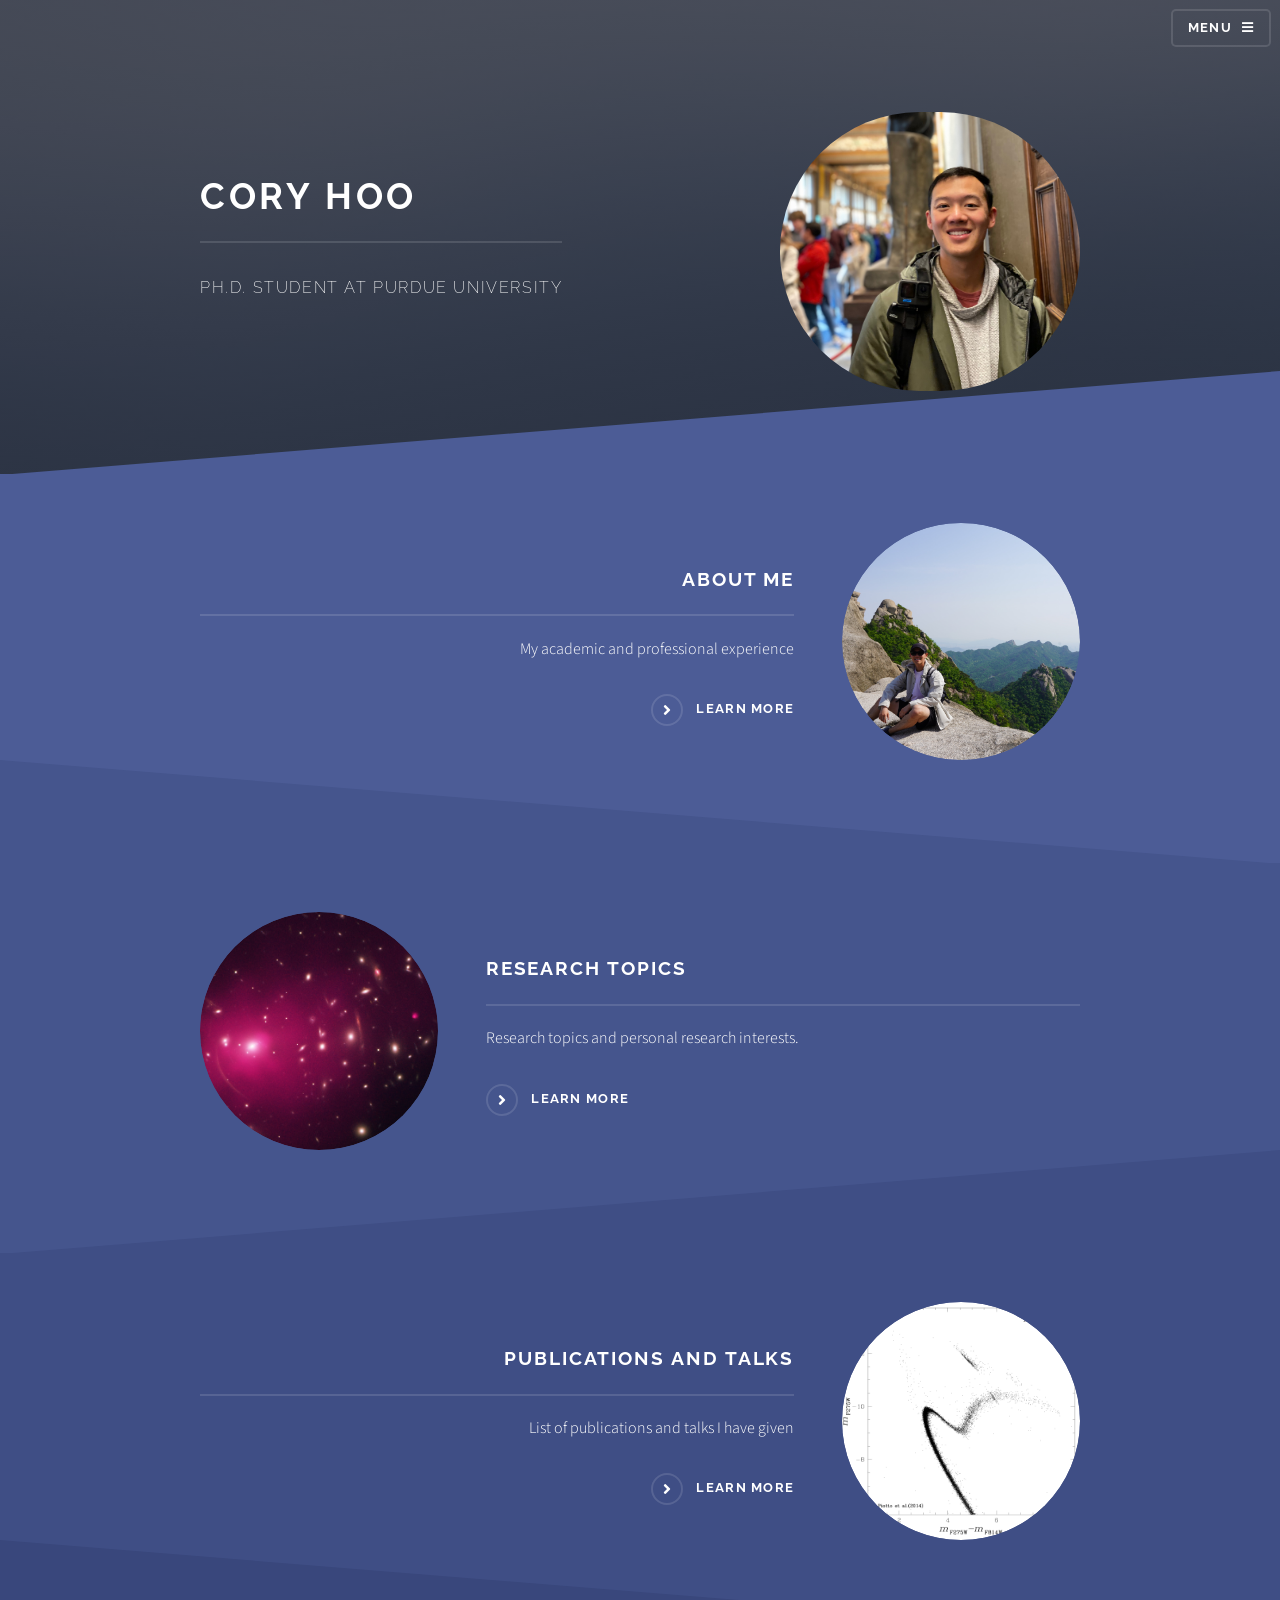
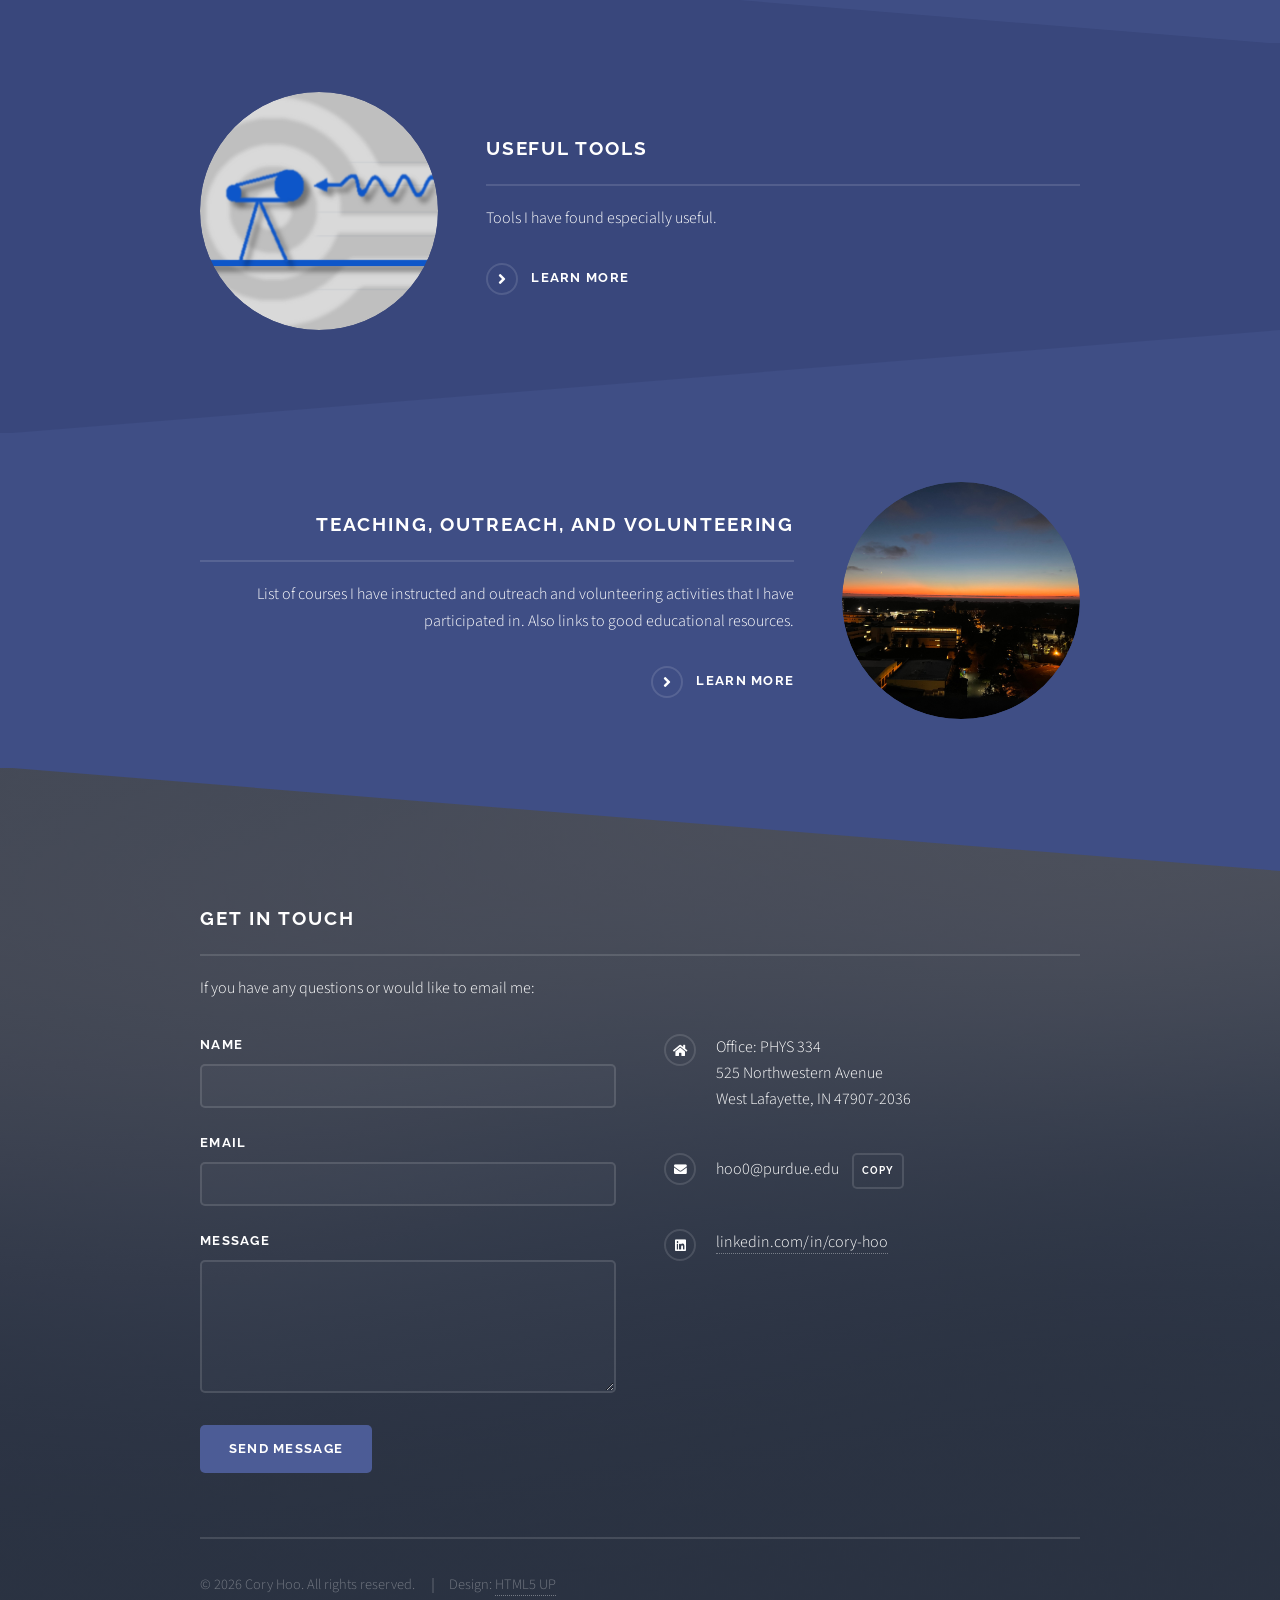
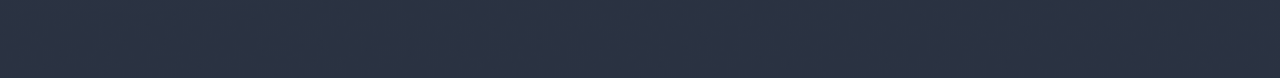
<file: index.html>
<!DOCTYPE HTML>
<!--
	Solid State Theme by HTML5 UP
	html5up.net | @ajlkn
	Free for personal and commercial use under the CCA 3.0 license (html5up.net/license)
	Modified by Cory Hoo
-->
<html>

<head>
	<title>Cory Hoo | Astronomy | Astrophysics | Physics </title>
	<meta charset="utf-8" />
	<meta name="google-site-verification" content="zYlOuwpDDW0y6sODSZ4TSTdVt0yvlt4i9ZkpoyR1WBE" />
	<meta name="viewport" content="width=device-width, initial-scale=1, user-scalable=no" />
	<link rel="stylesheet" href="assets/css/main.css" />
	<noscript>
		<link rel="stylesheet" href="assets/css/noscript.css" />
	</noscript>

<body class="is-preload">

	<!-- Page Wrapper -->
	<div id="page-wrapper">

		<!-- Header -->
		<header id="header" class="alt">
			<h1><a href="index.html">Cory Hoo</a></h1>
			<nav>
				<a href="#menu">Menu</a>
			</nav>
		</header>

		<!-- Menu -->
		<nav id="menu">
			<div class="inner">
				<h2>Menu</h2>
				<ul class="links">
					<li><a href="index.html">Home</a></li>
					<li><a href="biography.html">About Me</a></li>
					<li><a href="research.html">Research</a></li>
					<li><a href="publications.html">Publications and Talks</a></li>
					<li><a href="teaching.html">Education and Outreach</a></li>
					<li><a href="tools.html">Useful Tools</a></li>
				</ul>
				<a href="#" class="close">Close</a>
			</div>
		</nav>

		<!-- Banner -->
		<section id="banner">
			<div class="inner" style="display: flex; align-items: center; justify-content: space-between; gap: 20px;">
				<div>
					<h2>Cory Hoo</h2>
					<p>Ph.D. Student at Purdue University</p>
				</div>
				<img src="images/profile_pic.jpeg" alt="Cory Hoo" style="width: 300px; border-radius: 200px;">
			</div>
		</section>

		<!-- Wrapper -->
		<section id="wrapper">

			<!-- One -->
			<section id="one" class="wrapper spotlight style1">
				<div class="inner">
					<a href="biography.html" class="image"><img src="images/bukhansan.jpeg" alt="" /></a>
					<div class="content">
						<h2 class="major">About Me</h2>
						<p>My academic and professional experience</p>
						<a href="biography.html" class="special">Learn more</a>
					</div>
				</div>
			</section>

			<!-- Two -->
			<section id="two" class="wrapper alt spotlight style2">
				<div class="inner">
					<a href="research.html" class="image"><img src="images/Abell2390_CXO.jpg" alt="" /></a>
					<div class="content">
						<h2 class="major">Research Topics</h2>
						<p>Research topics and personal research interests.</p>
						<a href="research.html" class="special">Learn more</a>
					</div>
				</div>
			</section>

			<!-- Three -->
			<section id="three" class="wrapper spotlight style3">
				<div class="inner">
					<a href="publications.html" class="image"><img src="images/ngc0101.jpg" alt=""
							class="adjust-position" /></a>
					<div class="content">
						<h2 class="major">Publications and Talks</h2>
						<p> List of publications and talks I have given
						</p>
						<a href="publications.html" class="special">Learn more</a>
					</div>
				</div>
			</section>

			<!-- Four -->
			<section id="four" class="wrapper alt spotlight style4">
				<div class="inner">
					<a href="tools.html" class="image"><img src="images/phosim.png" alt="" /></a>
					<div class="content">
						<h2 class="major">Useful Tools</h2>
						<p>Tools I have found especially useful.</p>
						<a href="tools.html" class="special">Learn more</a>
					</div>
				</div>
			</section>

			<!-- Five -->
			<section id="three" class="wrapper spotlight style3">
				<div class="inner">
					<a href="teaching.html" class="image"><img src="images/sfsu_rooftop.jpeg" alt="" /></a>
					<div class="content">
						<h2 class="major">Teaching, Outreach, and Volunteering</h2>
						<p>List of courses I have instructed and outreach and volunteering activities that I have
							participated in. Also
							links to good educational resources.
						</p>
						<a href="teaching.html" class="special">Learn more</a>
					</div>
				</div>
			</section>

			<!-- Footer -->
			<section id="footer">
				<div class="inner">
					<h2 class="major">Get in touch</h2>
					<p>If you have any questions or would like to email me:</p>

					<form action="https://formspree.io/f/xwvbvrnz" method="POST">

						<div class="fields">
							<div class="field">
								<label for="name">Name</label>
								<input type="text" name="name" id="name" required />
							</div>
							<div class="field">
								<label for="email">Email</label>
								<input type="email" name="_replyto" id="email" required />
							</div>
							<div class="field">
								<label for="message">Message</label>
								<textarea name="message" id="message" rows="4" required></textarea>
							</div>
						</div>

						<input type="hidden" name="_next" value="https://coryhoo.github.io/thankyou.html" />

						<ul class="actions">
							<li><input type="submit" value="Send Message" class="primary" /></li>
						</ul>
					</form>

					<ul class="contact">
						<li class="icon solid fa-home">
							Office: PHYS 334 <br />
							525 Northwestern Avenue <br />
							West Lafayette, IN 47907-2036
						</li>
						<li class="icon solid fa-envelope">
							<span id="myEmail">hoo0@purdue.edu</span>
							<button onclick="copyEmail()"
								style="margin-left: 10px; padding: 0px 10px; font-size: 0.6em; cursor: pointer;">Copy</button>
						</li>
						<li class="icon brands fa-linkedin">
							<a href="https://www.linkedin.com/in/cory-hoo/">linkedin.com/in/cory-hoo</a>
						</li>
					</ul>
					<ul class="copyright">
						<li>&copy; 2026 Cory Hoo. All rights reserved.</li>
						<li>Design: <a href="http://html5up.net">HTML5 UP</a></li>
					</ul>
				</div>
			</section>

	</div>

	<!-- Scripts -->
	<script src="assets/js/jquery.min.js"></script>
	<script src="assets/js/jquery.scrollex.min.js"></script>
	<script src="assets/js/browser.min.js"></script>
	<script src="assets/js/breakpoints.min.js"></script>
	<script src="assets/js/util.js"></script>
	<script src="assets/js/main.js"></script>
	<script>
		function copyEmail() {
			// Get the text from the span
			var emailText = document.getElementById("myEmail").innerText;

			// Copy it to the clipboard
			navigator.clipboard.writeText(emailText).then(function () {
				// Optional: Alert the user it worked
				alert("Email copied to clipboard!");
			});
		}
	</script>

</body>

</html>
</file>
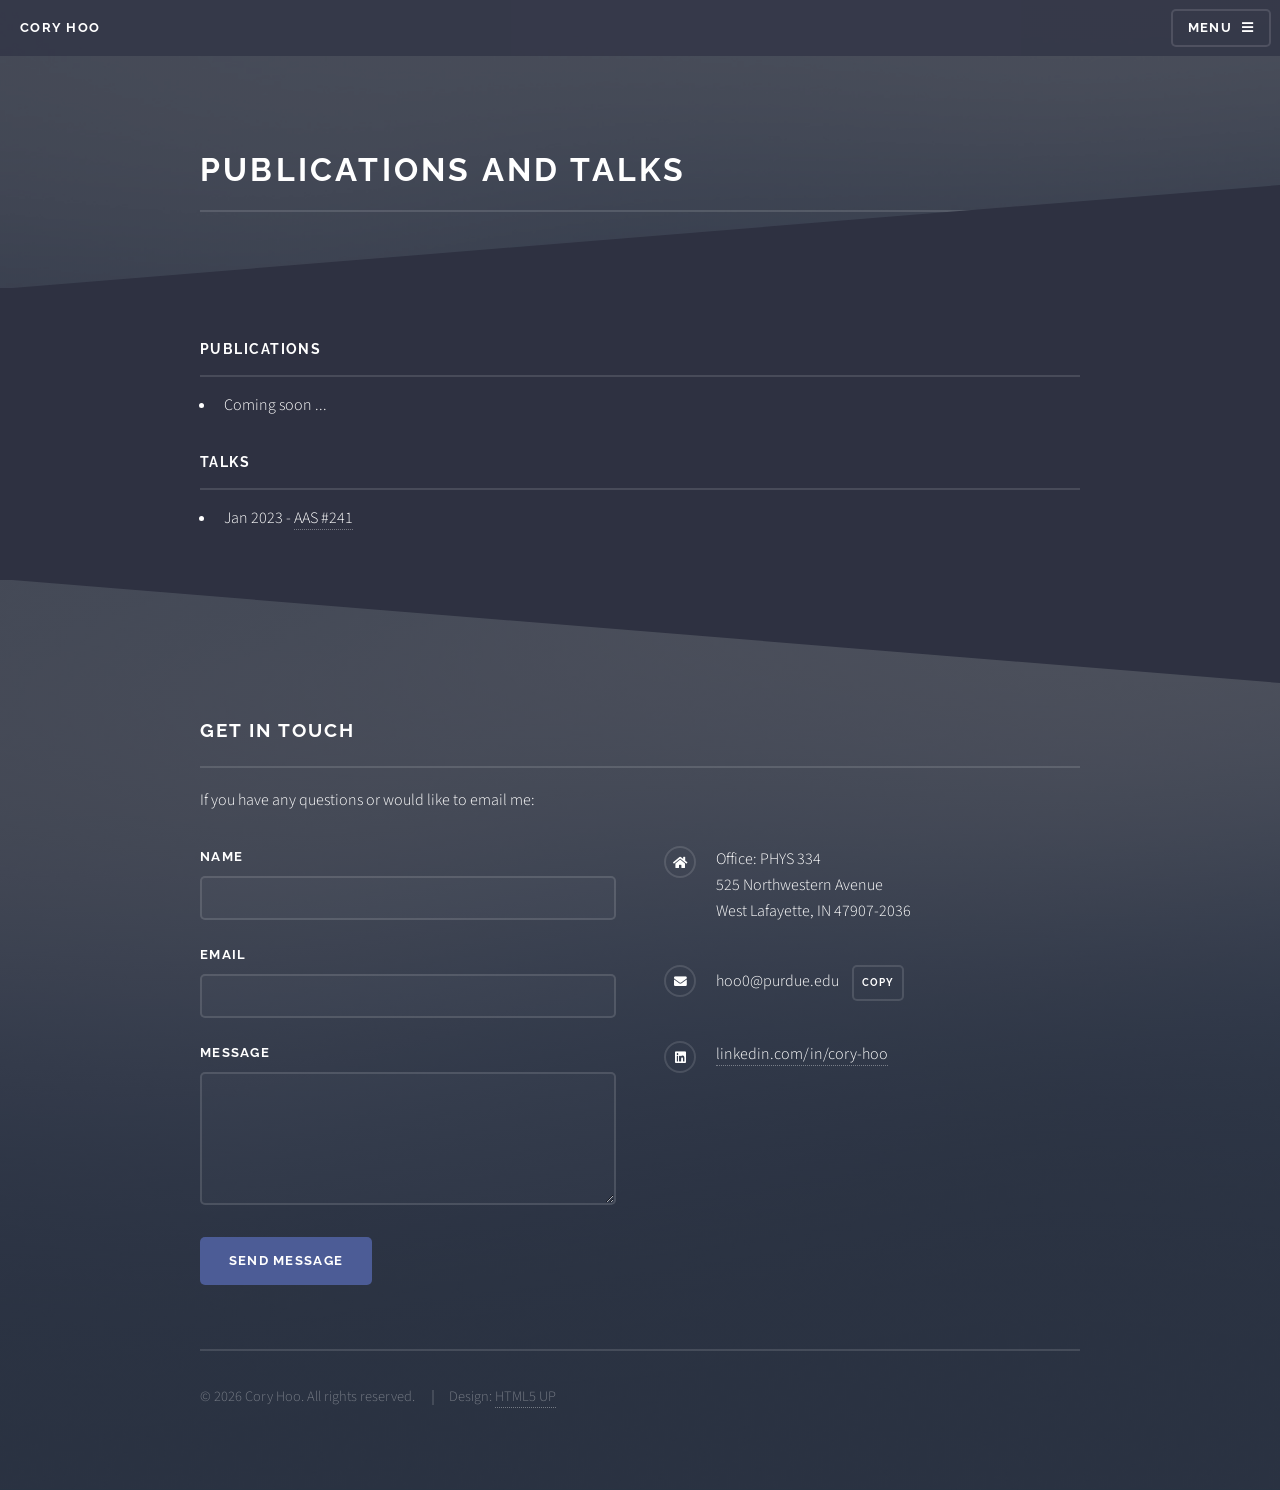
<file: publications.html>
<!DOCTYPE HTML>
<!--
	Solid State Theme by HTML5 UP
	html5up.net | @ajlkn
	Free for personal and commercial use under the CCA 3.0 license (html5up.net/license)
	Modified by Cory Hoo
-->
<html>
	<head>
		<title>Cory Hoo | Publications</title>
		<meta charset="utf-8" />
		<meta name="viewport" content="width=device-width, initial-scale=1, user-scalable=no" />
		<link rel="stylesheet" href="assets/css/main.css" />
		<noscript><link rel="stylesheet" href="assets/css/noscript.css" /></noscript>
	</head>
	<body class="is-preload">

		<!-- Page Wrapper -->
			<div id="page-wrapper">

				<!-- Header -->
					<header id="header">
						<h1><a href="index.html">Cory Hoo</a></h1>
						<nav>
							<a href="#menu">Menu</a>
						</nav>
					</header>

				<!-- Menu -->
					<nav id="menu">
						<div class="inner">
							<h2>Menu</h2>
							<ul class="links">
								<li><a href="index.html">Home</a></li>
								<li><a href="biography.html">About Me</a></li>
								<li><a href="research.html">Research</a></li>
								<li><a href="publications.html">Publications and Talks</a></li>
								<li><a href="teaching.html">Education and Outreach</a></li>
								<li><a href="tools.html">Useful Tools</a></li>
							</ul>
							<a href="#" class="close">Close</a>
						</div>
					</nav>

				<!-- Wrapper -->
					<section id="wrapper">
						<header>
							<div class="inner">
								<h2>Publications and Talks</h2>
							</div>
						</header>

						<!-- Content -->
						<div class="wrapper">
							<div class="inner">
								<section>
									<h3 class="major">Publications</h3>
									<ul>
										<li>Coming soon ...</li>
									</ul>
									<h3 class="major">Talks</h3>
									<ul>
										<li>Jan 2023 - <a href="https://aas241-aas.ipostersessions.com/default.aspx?s=D7-9B-BB-DE-F0-3F-8A-92-9D-50-8C-9B-47-C8-20-A6&guestview=true">AAS #241</a></li>
									</ul>
								</section>
							</div>
						</div>
					</section>

				<!-- Footer -->
				<section id="footer">
					<div class="inner">
						<h2 class="major">Get in touch</h2>
						<p>If you have any questions or would like to email me:</p>
						
						<form action="https://formspree.io/f/xwvbvrnz" method="POST">
							
							<div class="fields">
								<div class="field">
									<label for="name">Name</label>
									<input type="text" name="name" id="name" required />
								</div>
								<div class="field">
									<label for="email">Email</label>
									<input type="email" name="_replyto" id="email" required />
								</div>
								<div class="field">
									<label for="message">Message</label>
									<textarea name="message" id="message" rows="4" required></textarea>
								</div>
							</div>

							<input type="hidden" name="_next" value="https://coryhoo.github.io/thankyou.html" />

							<ul class="actions">
								<li><input type="submit" value="Send Message" class="primary" /></li>
							</ul>
						</form>

						<ul class="contact">
							<li class="icon solid fa-home">
								Office: PHYS 334 <br />
								525 Northwestern Avenue <br />
								West Lafayette, IN 47907-2036
							</li>
							<li class="icon solid fa-envelope">
								<span id="myEmail">hoo0@purdue.edu</span>
								<button onclick="copyEmail()" style="margin-left: 10px; padding: 0px 10px; font-size: 0.6em; cursor: pointer;">Copy</button>
							</li>
							<li class="icon brands fa-linkedin">
								<a href="https://www.linkedin.com/in/cory-hoo/">linkedin.com/in/cory-hoo</a>
							</li>
						</ul>
						<ul class="copyright">
							<li>&copy; 2026 Cory Hoo. All rights reserved.</li>
							<li>Design: <a href="http://html5up.net">HTML5 UP</a></li>
						</ul>
					</div>
				</section>
			</div>

		<!-- Scripts -->
			<script src="assets/js/jquery.min.js"></script>
			<script src="assets/js/jquery.scrollex.min.js"></script>
			<script src="assets/js/browser.min.js"></script>
			<script src="assets/js/breakpoints.min.js"></script>
			<script src="assets/js/util.js"></script>
			<script src="assets/js/main.js"></script>
			<script>
				function copyEmail() {
					// Get the text from the span
					var emailText = document.getElementById("myEmail").innerText;
					
					// Copy it to the clipboard
					navigator.clipboard.writeText(emailText).then(function() {
						// Optional: Alert the user it worked
						alert("Email copied to clipboard!");
					});
				}
			</script>

	</body>
</html>
</file>
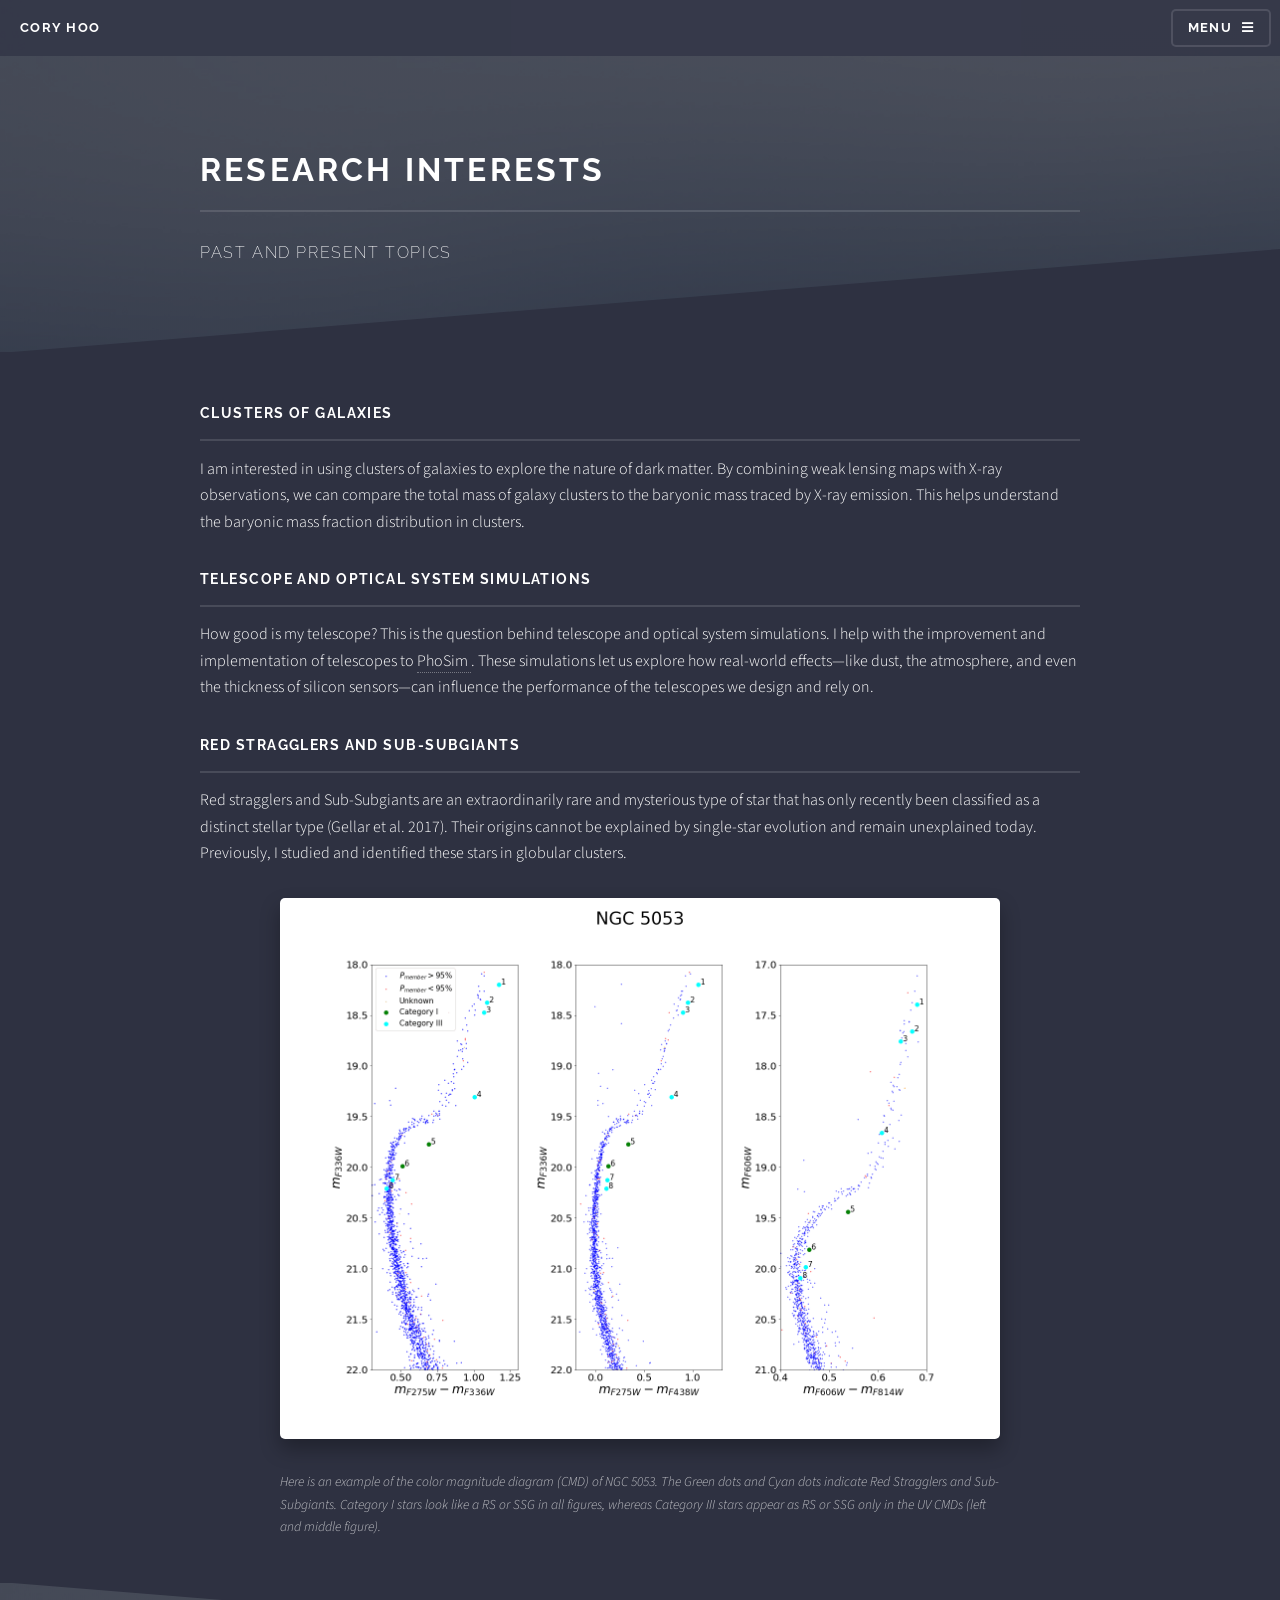
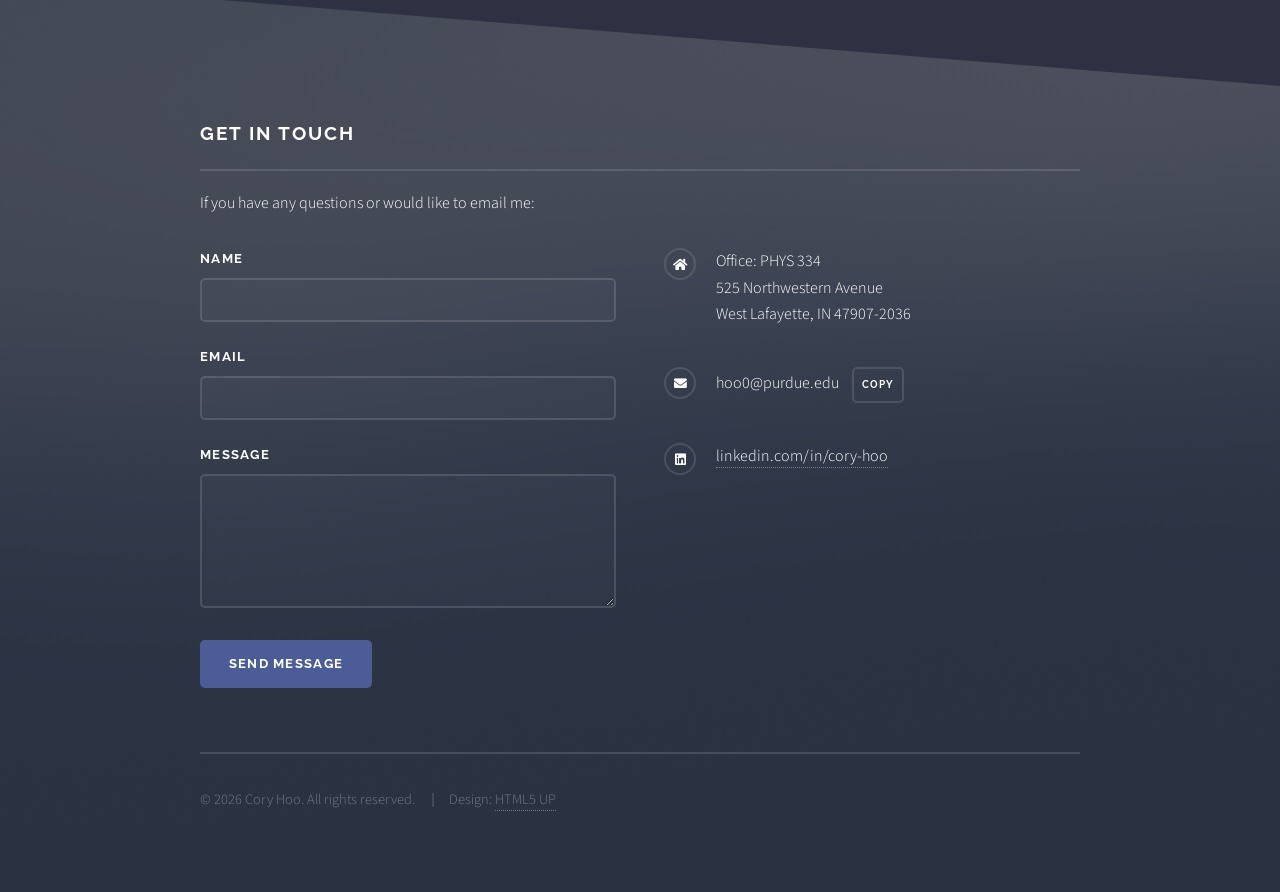
<file: research.html>
<!DOCTYPE HTML>
<!--
	Solid State Theme by HTML5 UP
	html5up.net | @ajlkn
	Free for personal and commercial use under the CCA 3.0 license (html5up.net/license)
	Modified by Cory Hoo
-->
<html>
	<head>
		<title>Cory Hoo | Research Topics | Projects</title>
		<meta charset="utf-8" />
		<meta name="viewport" content="width=device-width, initial-scale=1, user-scalable=no" />
		<link rel="stylesheet" href="assets/css/main.css" />
		<noscript><link rel="stylesheet" href="assets/css/noscript.css" /></noscript>

		<style>
            .white-frame-container {
                background-color: #ffffff;
                padding: 2px;
                width: 100%;
                max-width: 720px;
                display: block;
                margin: 2em auto;
                box-shadow: 0 10px 20px rgba(0,0,0,0.3);
                border-radius: 5px;
            }

            .white-frame-container img {
                width: 100%;
                height: auto;
                display: block;
            }

            @media screen and (max-width: 480px) {
                .white-frame-container {
                    width: 100%;
                }
            }

			.frame-caption {
				color: rgba(255, 255, 255, 0.7); /* Light grey text */
				text-align: left;              /* Centers the text */
				font-size: 0.85em;               /* slightly smaller than body text */
				font-style: italic;
				
				/* Keeps the caption from getting too wide compared to the image */
				max-width: 720px; 
				margin: 1em auto 2em auto;       /* Spacing: Top, Right, Bottom, Left */
				display: block;
			}
        </style>

	</head>
	<body class="is-preload">

		<!-- Page Wrapper -->
			<div id="page-wrapper">

				<!-- Header -->
					<header id="header">
						<h1><a href="index.html">Cory Hoo</a></h1>
						<nav>
							<a href="#menu">Menu</a>
						</nav>
					</header>

				<!-- Menu -->
					<nav id="menu">
						<div class="inner">
							<h2>Menu</h2>
							<ul class="links">
								<li><a href="index.html">Home</a></li>
								<li><a href="biography.html">About Me</a></li>
								<li><a href="research.html">Research</a></li>
								<li><a href="publications.html">Publications and Talks</a></li>
								<li><a href="teaching.html">Education and Outreach</a></li>
								<li><a href="tools.html">Useful Tools</a></li>
							</ul>
							<a href="#" class="close">Close</a>
						</div>
					</nav>

				<!-- Wrapper -->
					<section id="wrapper">
						<header>
							<div class="inner">
								<h2>Research Interests</h2>
								<p>Past and present topics</p>
							</div>
						</header>

						<!-- Content -->
							<div class="wrapper">
								<div class="inner">

									<section>
										<h3 class="major">Clusters of Galaxies</h3>
										<p>
											I am interested in using clusters of galaxies to explore the nature of dark matter. 
											By combining weak lensing maps with X-ray observations, we can compare the total mass 
											of galaxy clusters to the baryonic mass traced by X-ray emission. This helps understand 
											the baryonic mass fraction distribution in clusters.
										</p>
									</section>

									<section>
										<h3 class="major">Telescope and Optical System Simulations</h3>
										<p>
											How good is my telescope? This is the question behind telescope and optical system simulations. 
											I help with the improvement and implementation of telescopes to <a href="https://www.phosim.org/">PhoSim </a>. These simulations let us 
											explore how real-world effects—like dust, the atmosphere, and even the thickness of silicon sensors—can 
											influence the performance of the telescopes we design and rely on.
										</p>
									</section>

									<section>
										<h3 class="major">Red Stragglers and Sub-Subgiants</h3>
										<p>
											Red stragglers and Sub-Subgiants are an extraordinarily rare and mysterious type of star that has only 
											recently been classified as a distinct stellar type (Gellar et al. 2017). Their origins cannot be explained by 
											single-star evolution and remain unexplained today. Previously, I studied and identified these stars in globular 
											clusters. 

										</p>
									
										<div class="white-frame-container">
											<img src="images/NGC_5053.png" alt="NGC 5053 Globular Cluster">
										</div>
									
										<p class="frame-caption">
											Here is an example of the color magnitude diagram (CMD) of NGC 5053. The Green dots and Cyan dots 
											indicate Red Stragglers and Sub-Subgiants. Category I stars look like a RS or SSG in 
											all figures, whereas Category III stars appear as RS or SSG only in the UV CMDs (left and middle figure).
										</p>
									
									</section>

								</div>
							</div>

					</section>

				<!-- Footer -->
				<section id="footer">
					<div class="inner">
						<h2 class="major">Get in touch</h2>
						<p>If you have any questions or would like to email me:</p>
						
						<form action="https://formspree.io/f/xwvbvrnz" method="POST">
							
							<div class="fields">
								<div class="field">
									<label for="name">Name</label>
									<input type="text" name="name" id="name" required />
								</div>
								<div class="field">
									<label for="email">Email</label>
									<input type="email" name="_replyto" id="email" required />
								</div>
								<div class="field">
									<label for="message">Message</label>
									<textarea name="message" id="message" rows="4" required></textarea>
								</div>
							</div>

							<input type="hidden" name="_next" value="https://coryhoo.github.io/thankyou.html" />

							<ul class="actions">
								<li><input type="submit" value="Send Message" class="primary" /></li>
							</ul>
						</form>

						<ul class="contact">
							<li class="icon solid fa-home">
								Office: PHYS 334 <br />
								525 Northwestern Avenue <br />
								West Lafayette, IN 47907-2036
							</li>
							<li class="icon solid fa-envelope">
								<span id="myEmail">hoo0@purdue.edu</span>
								<button onclick="copyEmail()" style="margin-left: 10px; padding: 0px 10px; font-size: 0.6em; cursor: pointer;">Copy</button>
							</li>
							<li class="icon brands fa-linkedin">
								<a href="https://www.linkedin.com/in/cory-hoo/">linkedin.com/in/cory-hoo</a>
							</li>
						</ul>
						<ul class="copyright">
							<li>&copy; 2026 Cory Hoo. All rights reserved.</li>
							<li>Design: <a href="http://html5up.net">HTML5 UP</a></li>
						</ul>
					</div>
				</section>
			</div>

		<!-- Scripts -->
			<script src="assets/js/jquery.min.js"></script>
			<script src="assets/js/jquery.scrollex.min.js"></script>
			<script src="assets/js/browser.min.js"></script>
			<script src="assets/js/breakpoints.min.js"></script>
			<script src="assets/js/util.js"></script>
			<script src="assets/js/main.js"></script>
			<script>
				function copyEmail() {
					// Get the text from the span
					var emailText = document.getElementById("myEmail").innerText;
					
					// Copy it to the clipboard
					navigator.clipboard.writeText(emailText).then(function() {
						// Optional: Alert the user it worked
						alert("Email copied to clipboard!");
					});
				}
			</script>

	</body>
</html>
</file>
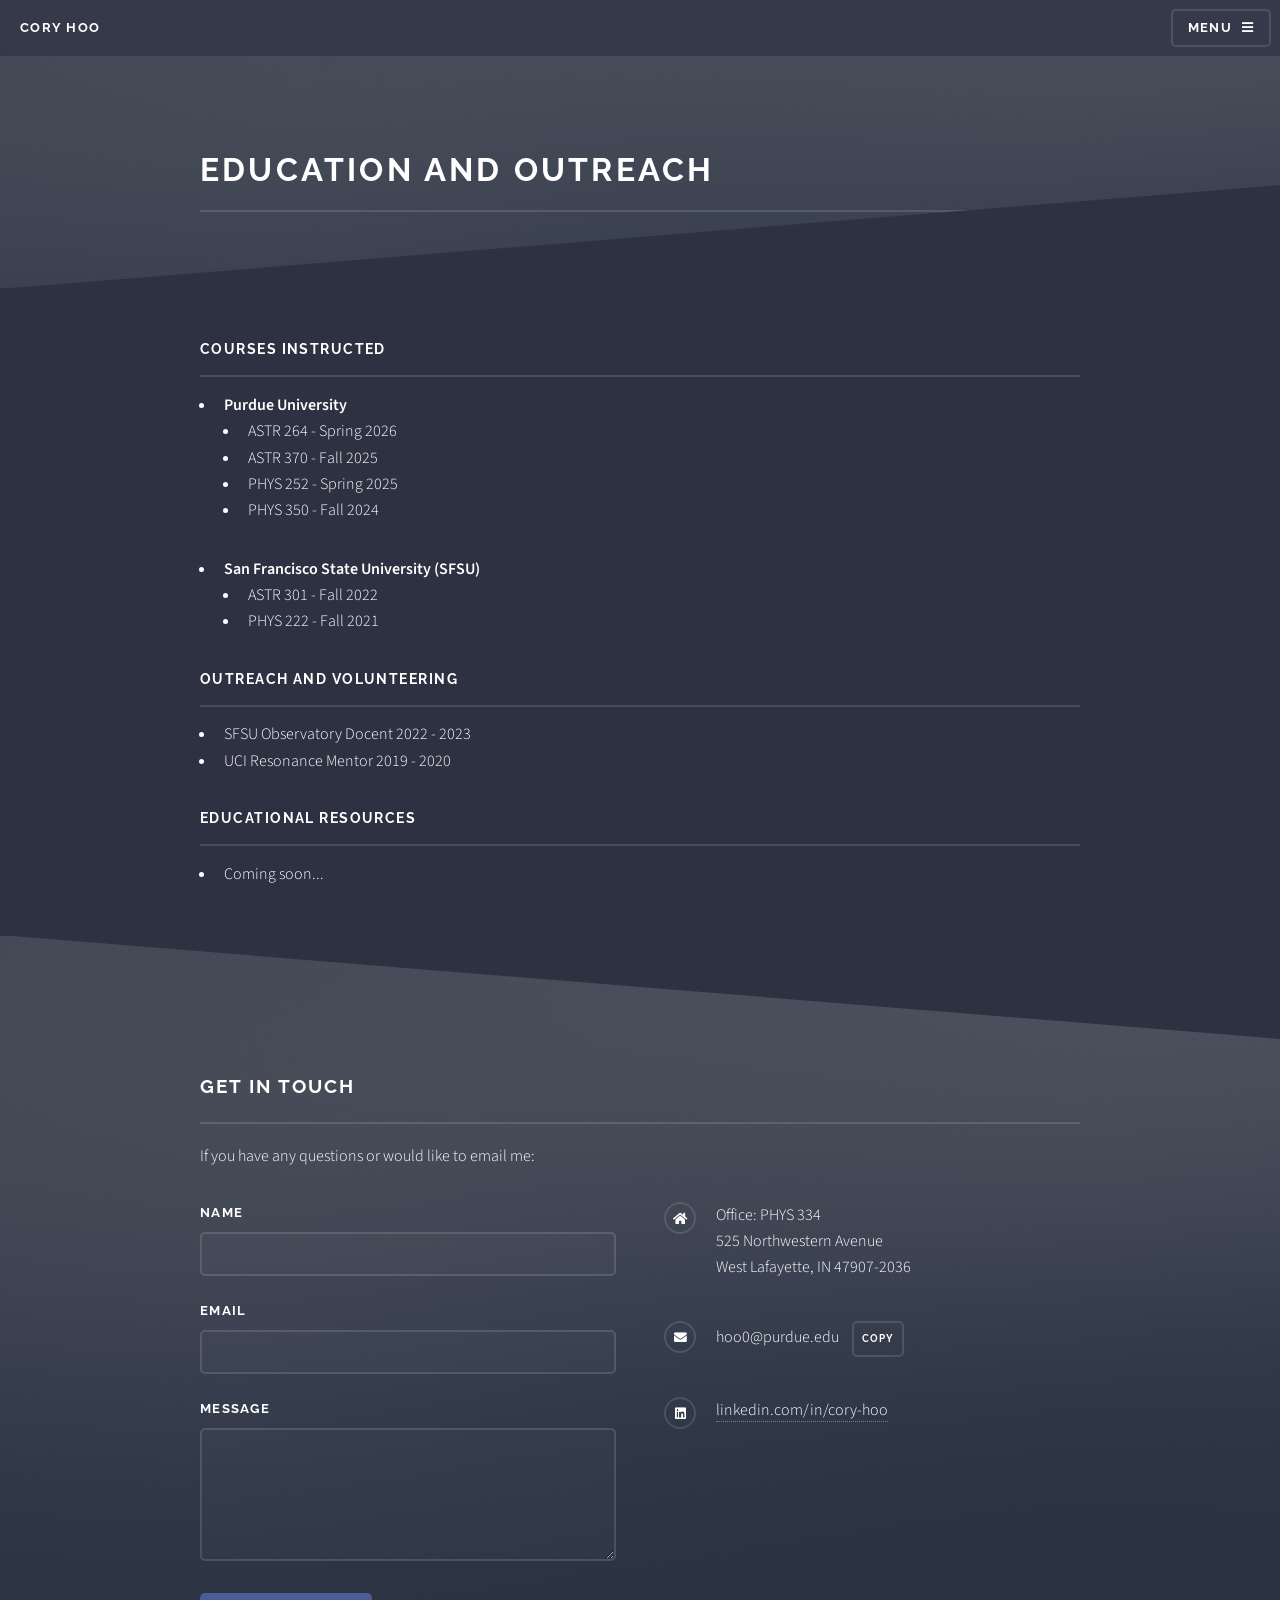
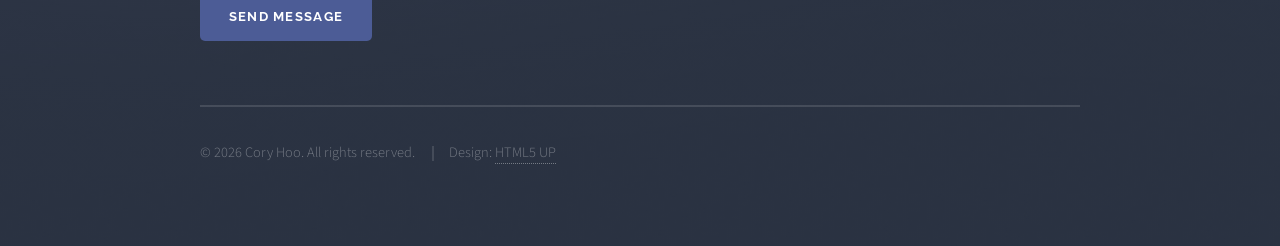
<file: teaching.html>
<!DOCTYPE HTML>
<!--
	Solid State Theme by HTML5 UP
	html5up.net | @ajlkn
	Free for personal and commercial use under the CCA 3.0 license (html5up.net/license)
	Modified by Cory Hoo
-->
<html>

<head>
	<title>Cory Hoo | Teaching |Education </title>
	<meta charset="utf-8" />
	<meta name="viewport" content="width=device-width, initial-scale=1, user-scalable=no" />
	<link rel="stylesheet" href="assets/css/main.css" />
	<noscript>
		<link rel="stylesheet" href="assets/css/noscript.css" />
	</noscript>
</head>

<body class="is-preload">

	<!-- Page Wrapper -->
	<div id="page-wrapper">

		<!-- Header -->
		<header id="header">
			<h1><a href="index.html">Cory Hoo</a></h1>
			<nav>
				<a href="#menu">Menu</a>
			</nav>
		</header>

		<!-- Menu -->
		<nav id="menu">
			<div class="inner">
				<h2>Menu</h2>
				<ul class="links">
					<li><a href="index.html">Home</a></li>
					<li><a href="biography.html">About Me</a></li>
					<li><a href="research.html">Research</a></li>
					<li><a href="publications.html">Publications and Talks</a></li>
					<li><a href="teaching.html">Education and Outreach</a></li>
					<li><a href="tools.html">Useful Tools</a></li>
				</ul>
				<a href="#" class="close">Close</a>
			</div>
		</nav>

		<!-- Wrapper -->
		<section id="wrapper">
			<header>
				<div class="inner">
					<h2>Education and Outreach</h2>
				</div>
			</header>

			<!-- Content -->
			<div class="wrapper">
				<div class="inner">
					<section>
						<h3 class="major">Courses Instructed</h3>
						<ul>
							<li>
								<strong>Purdue University</strong>
								<ul>
									<li>ASTR 264 - Spring 2026</li>
									<li>ASTR 370 - Fall 2025</li>
									<li>PHYS 252 - Spring 2025</li>
									<li>PHYS 350 - Fall 2024</li>
								</ul>
							</li>
							<li style="margin-top: 1.5em;">
								<strong>San Francisco State University (SFSU)</strong>
								<ul>
									<li>ASTR 301 - Fall 2022</li>
									<li>PHYS 222 - Fall 2021</li>
								</ul>
							</li>
						</ul>
					</section>

					<section>
						<h3 class="major">Outreach and Volunteering</h3>
						<ul>
							<li>SFSU Observatory Docent 2022 - 2023</li>
							<li>UCI Resonance Mentor 2019 - 2020</li>
						</ul>
					</section>

					<section>
						<h3 class="major">Educational Resources</h3>
						<ul>
							<li>Coming soon...</li>
						</ul>
					</section>
				</div>
			</div>

		</section>

		<!-- Footer -->
		<section id="footer">
			<div class="inner">
				<h2 class="major">Get in touch</h2>
				<p>If you have any questions or would like to email me:</p>

				<form action="https://formspree.io/f/xwvbvrnz" method="POST">

					<div class="fields">
						<div class="field">
							<label for="name">Name</label>
							<input type="text" name="name" id="name" required />
						</div>
						<div class="field">
							<label for="email">Email</label>
							<input type="email" name="_replyto" id="email" required />
						</div>
						<div class="field">
							<label for="message">Message</label>
							<textarea name="message" id="message" rows="4" required></textarea>
						</div>
					</div>

					<input type="hidden" name="_next" value="https://coryhoo.github.io/thankyou.html" />

					<ul class="actions">
						<li><input type="submit" value="Send Message" class="primary" /></li>
					</ul>
				</form>

				<ul class="contact">
					<li class="icon solid fa-home">
						Office: PHYS 334 <br />
						525 Northwestern Avenue <br />
						West Lafayette, IN 47907-2036
					</li>
					<li class="icon solid fa-envelope">
						<span id="myEmail">hoo0@purdue.edu</span>
						<button onclick="copyEmail()"
							style="margin-left: 10px; padding: 0px 10px; font-size: 0.6em; cursor: pointer;">Copy</button>
					</li>
					<li class="icon brands fa-linkedin">
						<a href="https://www.linkedin.com/in/cory-hoo/">linkedin.com/in/cory-hoo</a>
					</li>
				</ul>
				<ul class="copyright">
					<li>&copy; 2026 Cory Hoo. All rights reserved.</li>
					<li>Design: <a href="http://html5up.net">HTML5 UP</a></li>
				</ul>
			</div>
		</section>

	</div>

	<!-- Scripts -->
	<script src="assets/js/jquery.min.js"></script>
	<script src="assets/js/jquery.scrollex.min.js"></script>
	<script src="assets/js/browser.min.js"></script>
	<script src="assets/js/breakpoints.min.js"></script>
	<script src="assets/js/util.js"></script>
	<script src="assets/js/main.js"></script>
	<script>
		function copyEmail() {
			// Get the text from the span
			var emailText = document.getElementById("myEmail").innerText;

			// Copy it to the clipboard
			navigator.clipboard.writeText(emailText).then(function () {
				// Optional: Alert the user it worked
				alert("Email copied to clipboard!");
			});
		}
	</script>

</body>

</html>
</file>
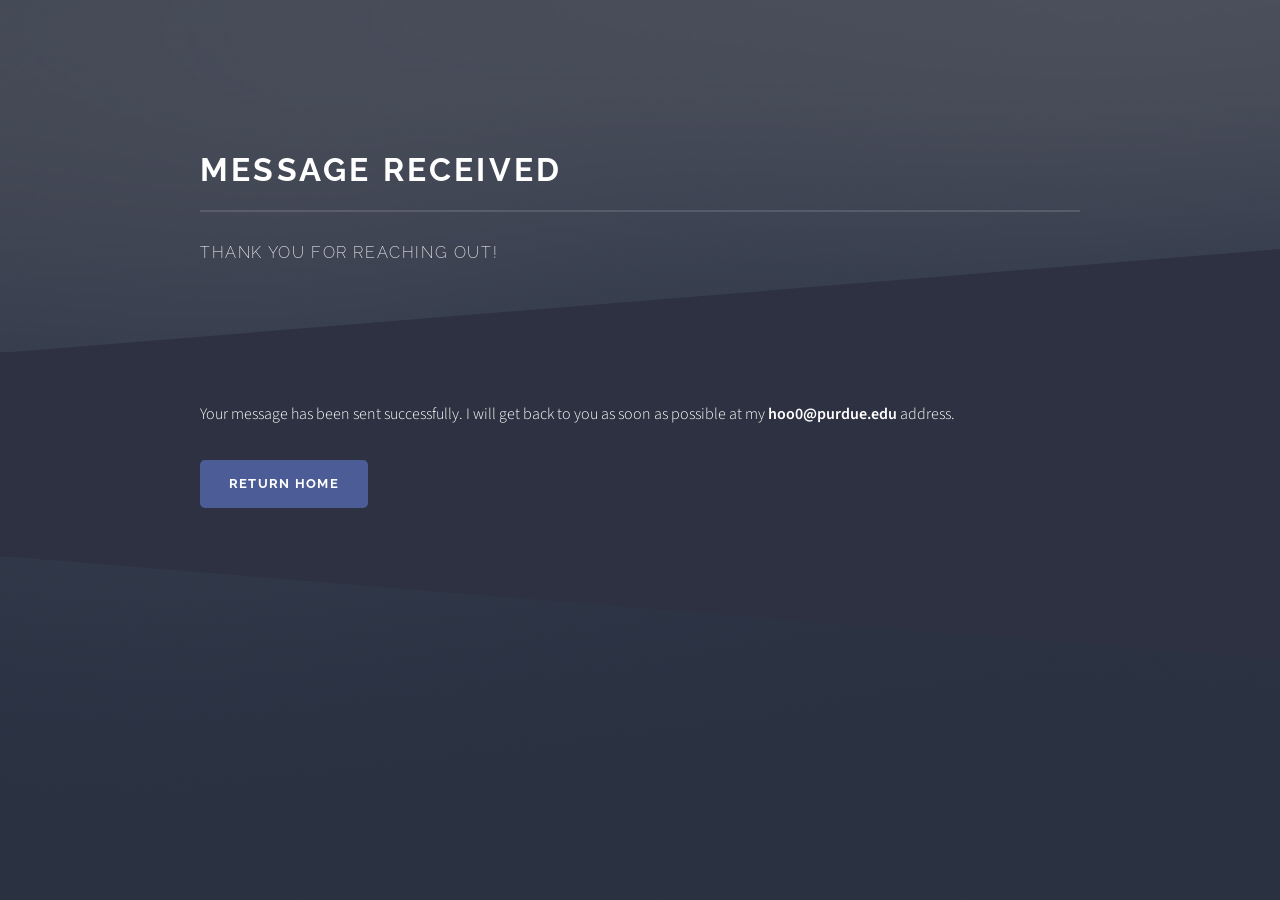
<file: thankyou.html>
<!DOCTYPE HTML>
<html>
    <head>
        <title>Success - Cory Christian Hoo</title>
        <meta charset="utf-8" />
        <meta name="viewport" content="width=device-width, initial-scale=1, user-scalable=no" />
        <link rel="stylesheet" href="assets/css/main.css" />
        <noscript><link rel="stylesheet" href="assets/css/noscript.css" /></noscript>
    </head>
    <body class="is-preload">
        <div id="page-wrapper">
            <section id="wrapper">
                <header>
                    <div class="inner">
                        <h2>Message Received</h2>
                        <p>Thank you for reaching out!</p>
                    </div>
                </header>
                <div class="wrapper">
                    <div class="inner">
                        <p>Your message has been sent successfully. I will get back to you as soon as possible at my <b>hoo0@purdue.edu</b> address.</p>
                        <ul class="actions">
                            <li><a href="index.html" class="button primary">Return Home</a></li>
                        </ul>
                    </div>
                </div>
            </section>
        </div>
        <script src="assets/js/jquery.min.js"></script>
        <script src="assets/js/jquery.scrollex.min.js"></script>
        <script src="assets/js/browser.min.js"></script>
        <script src="assets/js/breakpoints.min.js"></script>
        <script src="assets/js/util.js"></script>
        <script src="assets/js/main.js"></script>
    </body>
</html>
</file>
<file: assets/css/noscript.css>
/*
	Solid State by HTML5 UP
	html5up.net | @ajlkn
	Free for personal and commercial use under the CCA 3.0 license (html5up.net/license)
*/

/* Banner */

	body.is-preload #banner .logo {
		-moz-transform: none;
		-webkit-transform: none;
		-ms-transform: none;
		transform: none;
		opacity: 1;
	}

	body.is-preload #banner h2 {
		opacity: 1;
		-moz-transform: none;
		-webkit-transform: none;
		-ms-transform: none;
		transform: none;
		-moz-filter: none;
		-webkit-filter: none;
		-ms-filter: none;
		filter: none;
	}

	body.is-preload #banner p {
		opacity: 01;
		-moz-transform: none;
		-webkit-transform: none;
		-ms-transform: none;
		transform: none;
		-moz-filter: none;
		-webkit-filter: none;
		-ms-filter: none;
		filter: none;
	}
</file>
<file: assets/css/main.css>
@import url(fontawesome-all.min.css);
@import url("https://fonts.googleapis.com/css?family=Raleway:200,700|Source+Sans+Pro:300,600,300italic,600italic");

/*
	Solid State by HTML5 UP
	html5up.net | @ajlkn
	Free for personal and commercial use under the CCA 3.0 license (html5up.net/license)
*/

html, body, div, span, applet, object,
iframe, h1, h2, h3, h4, h5, h6, p, blockquote,
pre, a, abbr, acronym, address, big, cite,
code, del, dfn, em, img, ins, kbd, q, s, samp,
small, strike, strong, sub, sup, tt, var, b,
u, i, center, dl, dt, dd, ol, ul, li, fieldset,
form, label, legend, table, caption, tbody,
tfoot, thead, tr, th, td, article, aside,
canvas, details, embed, figure, figcaption,
footer, header, hgroup, menu, nav, output, ruby,
section, summary, time, mark, audio, video {
	margin: 0;
	padding: 0;
	border: 0;
	font-size: 100%;
	font: inherit;
	vertical-align: baseline;}

article, aside, details, figcaption, figure,
footer, header, hgroup, menu, nav, section {
	display: block;}

body {
	line-height: 1;
}

ol, ul {
	list-style: none;
}

blockquote, q {
	quotes: none;
}

	blockquote:before, blockquote:after, q:before, q:after {
		content: '';
		content: none;
	}

table {
	border-collapse: collapse;
	border-spacing: 0;
}

body {
	-webkit-text-size-adjust: none;
}

mark {
	background-color: transparent;
	color: inherit;
}

input::-moz-focus-inner {
	border: 0;
	padding: 0;
}

input, select, textarea {
	-moz-appearance: none;
	-webkit-appearance: none;
	-ms-appearance: none;
	appearance: none;
}

/* Basic */

	@-ms-viewport {
		width: device-width;
	}

	body {
		-ms-overflow-style: scrollbar;
	}

	@media screen and (max-width: 480px) {

		html, body {
			min-width: 320px;
		}

	}

	html {
		box-sizing: border-box;
	}

	*, *:before, *:after {
		box-sizing: inherit;
	}

	body {
		background-color: #2e3141;
		background-image: linear-gradient(to top, rgba(46, 49, 65, 0.8), rgba(46, 49, 65, 0.8)), url("../../images/bg.jpg");
		background-size: auto,
 cover;
		background-attachment: fixed,
 fixed;
		background-position: center,
 center;
	}

		body.is-preload *, body.is-preload *:before, body.is-preload *:after {
			-moz-animation: none !important;
			-webkit-animation: none !important;
			-ms-animation: none !important;
			animation: none !important;
			-moz-transition: none !important;
			-webkit-transition: none !important;
			-ms-transition: none !important;
			transition: none !important;
		}

/* Type */

	body, input, select, textarea {
		color: #ffffff;
		font-family: "Source Sans Pro", Helvetica, sans-serif;
		font-size: 16.5pt;
		font-weight: 300;
		line-height: 1.65;
	}

		@media screen and (max-width: 1680px) {

			body, input, select, textarea {
				font-size: 13pt;
			}

		}

		@media screen and (max-width: 1280px) {

			body, input, select, textarea {
				font-size: 12pt;
			}

		}

		@media screen and (max-width: 980px) {

			body, input, select, textarea {
				font-size: 12pt;
			}

		}

		@media screen and (max-width: 736px) {

			body, input, select, textarea {
				font-size: 12pt;
			}

		}

		@media screen and (max-width: 480px) {

			body, input, select, textarea {
				font-size: 12pt;
			}

		}

	a {
		-moz-transition: color 0.2s ease-in-out, border-bottom-color 0.2s ease-in-out;
		-webkit-transition: color 0.2s ease-in-out, border-bottom-color 0.2s ease-in-out;
		-ms-transition: color 0.2s ease-in-out, border-bottom-color 0.2s ease-in-out;
		transition: color 0.2s ease-in-out, border-bottom-color 0.2s ease-in-out;
		border-bottom: dotted 1px rgba(255, 255, 255, 0.35);
		color: #ffffff;
		text-decoration: none;
	}

		a:hover {
			border-bottom-color: transparent;
			color: #ffffff !important;
		}

		a.special:not(.button) {
			text-decoration: none;
			border-bottom: 0;
			display: block;
			font-family: Raleway, Helvetica, sans-serif;
			font-size: 0.8em;
			font-weight: 700;
			letter-spacing: 0.1em;
			margin: 0 0 2em 0;
			text-transform: uppercase;
		}

			a.special:not(.button):before {
				-moz-osx-font-smoothing: grayscale;
				-webkit-font-smoothing: antialiased;
				display: inline-block;
				font-style: normal;
				font-variant: normal;
				text-rendering: auto;
				line-height: 1;
				text-transform: none !important;
				font-family: 'Font Awesome 5 Free';
				font-weight: 900;
			}

			a.special:not(.button):before {
				-moz-transition: background-color 0.2s ease-in-out;
				-webkit-transition: background-color 0.2s ease-in-out;
				-ms-transition: background-color 0.2s ease-in-out;
				transition: background-color 0.2s ease-in-out;
				border-radius: 100%;
				border: solid 2px rgba(255, 255, 255, 0.125);
				content: '\f105';
				display: inline-block;
				font-size: 1.25em;
				height: 2em;
				line-height: 1.75em;
				margin-right: 0.85em;
				text-align: center;
				text-indent: 0.15em;
				vertical-align: middle;
				width: 2em;
			}

			a.special:not(.button):hover:before {
				background-color: rgba(255, 255, 255, 0.025);
			}

			a.special:not(.button):active:before {
				background-color: rgba(255, 255, 255, 0.075);
			}

	strong, b {
		color: #ffffff;
		font-weight: 600;
	}

	em, i {
		font-style: italic;
	}

	p {
		margin: 0 0 2em 0;
	}

	h1, h2, h3, h4, h5, h6 {
		color: #ffffff;
		font-family: Raleway, Helvetica, sans-serif;
		font-weight: 700;
		letter-spacing: 0.1em;
		margin: 0 0 1em 0;
		text-transform: uppercase;
	}

		h1 a, h2 a, h3 a, h4 a, h5 a, h6 a {
			color: inherit;
			text-decoration: none;
			border-bottom: 0;
		}

		h1 span, h2 span, h3 span, h4 span, h5 span, h6 span {
			font-weight: 200;
		}

		h1.major, h2.major, h3.major, h4.major, h5.major, h6.major {
			padding-bottom: 1em;
			border-bottom: solid 2px rgba(255, 255, 255, 0.125);
		}

	h2 {
		font-size: 1.2em;
	}

	h3 {
		font-size: 0.9em;
	}

	h4 {
		font-size: 0.7em;
	}

	h5 {
		font-size: 0.7em;
	}

	h6 {
		font-size: 0.7em;
	}

	@media screen and (max-width: 736px) {

		h2 {
			font-size: 1em;
		}

		h3 {
			font-size: 0.8em;
		}

	}

	sub {
		font-size: 0.8em;
		position: relative;
		top: 0.5em;
	}

	sup {
		font-size: 0.8em;
		position: relative;
		top: -0.5em;
	}

	blockquote {
		border-left: solid 4px rgba(255, 255, 255, 0.125);
		font-style: italic;
		margin: 0 0 2em 0;
		padding: 0.5em 0 0.5em 2em;
	}

	code {
		background: rgba(255, 255, 255, 0.025);
		border-radius: 5px;
		border: solid 2px rgba(255, 255, 255, 0.125);
		font-family: "Courier New", monospace;
		font-size: 0.9em;
		margin: 0 0.25em;
		padding: 0.25em 0.65em;
	}

	pre {
		-webkit-overflow-scrolling: touch;
		font-family: "Courier New", monospace;
		font-size: 0.9em;
		margin: 0 0 2em 0;
	}

		pre code {
			display: block;
			line-height: 1.75em;
			padding: 1em 1.5em;
			overflow-x: auto;
		}

	hr {
		border: 0;
		border-bottom: solid 2px rgba(255, 255, 255, 0.125);
		margin: 2.5em 0;
	}

		hr.major {
			margin: 4em 0;
		}

	.align-left {
		text-align: left;
	}

	.align-center {
		text-align: center;
	}

	.align-right {
		text-align: right;
	}

/* Row */

	.row {
		display: flex;
		flex-wrap: wrap;
		box-sizing: border-box;
		align-items: stretch;
	}

		.row > * {
			box-sizing: border-box;
		}

		.row.gtr-uniform > * > :last-child {
			margin-bottom: 0;
		}

		.row.aln-left {
			justify-content: flex-start;
		}

		.row.aln-center {
			justify-content: center;
		}

		.row.aln-right {
			justify-content: flex-end;
		}

		.row.aln-top {
			align-items: flex-start;
		}

		.row.aln-middle {
			align-items: center;
		}

		.row.aln-bottom {
			align-items: flex-end;
		}

		.row > .imp {
			order: -1;
		}

		.row > .col-1 {
			width: 8.33333%;
		}

		.row > .off-1 {
			margin-left: 8.33333%;
		}

		.row > .col-2 {
			width: 16.66667%;
		}

		.row > .off-2 {
			margin-left: 16.66667%;
		}

		.row > .col-3 {
			width: 25%;
		}

		.row > .off-3 {
			margin-left: 25%;
		}

		.row > .col-4 {
			width: 33.33333%;
		}

		.row > .off-4 {
			margin-left: 33.33333%;
		}

		.row > .col-5 {
			width: 41.66667%;
		}

		.row > .off-5 {
			margin-left: 41.66667%;
		}

		.row > .col-6 {
			width: 50%;
		}

		.row > .off-6 {
			margin-left: 50%;
		}

		.row > .col-7 {
			width: 58.33333%;
		}

		.row > .off-7 {
			margin-left: 58.33333%;
		}

		.row > .col-8 {
			width: 66.66667%;
		}

		.row > .off-8 {
			margin-left: 66.66667%;
		}

		.row > .col-9 {
			width: 75%;
		}

		.row > .off-9 {
			margin-left: 75%;
		}

		.row > .col-10 {
			width: 83.33333%;
		}

		.row > .off-10 {
			margin-left: 83.33333%;
		}

		.row > .col-11 {
			width: 91.66667%;
		}

		.row > .off-11 {
			margin-left: 91.66667%;
		}

		.row > .col-12 {
			width: 100%;
		}

		.row > .off-12 {
			margin-left: 100%;
		}

		.row.gtr-0 {
			margin-top: 0;
			margin-left: 0em;
		}

			.row.gtr-0 > * {
				padding: 0 0 0 0em;
			}

			.row.gtr-0.gtr-uniform {
				margin-top: 0em;
			}

				.row.gtr-0.gtr-uniform > * {
					padding-top: 0em;
				}

		.row.gtr-25 {
			margin-top: 0;
			margin-left: -0.4375em;
		}

			.row.gtr-25 > * {
				padding: 0 0 0 0.4375em;
			}

			.row.gtr-25.gtr-uniform {
				margin-top: -0.4375em;
			}

				.row.gtr-25.gtr-uniform > * {
					padding-top: 0.4375em;
				}

		.row.gtr-50 {
			margin-top: 0;
			margin-left: -0.875em;
		}

			.row.gtr-50 > * {
				padding: 0 0 0 0.875em;
			}

			.row.gtr-50.gtr-uniform {
				margin-top: -0.875em;
			}

				.row.gtr-50.gtr-uniform > * {
					padding-top: 0.875em;
				}

		.row {
			margin-top: 0;
			margin-left: -1.75em;
		}

			.row > * {
				padding: 0 0 0 1.75em;
			}

			.row.gtr-uniform {
				margin-top: -1.75em;
			}

				.row.gtr-uniform > * {
					padding-top: 1.75em;
				}

		.row.gtr-150 {
			margin-top: 0;
			margin-left: -2.625em;
		}

			.row.gtr-150 > * {
				padding: 0 0 0 2.625em;
			}

			.row.gtr-150.gtr-uniform {
				margin-top: -2.625em;
			}

				.row.gtr-150.gtr-uniform > * {
					padding-top: 2.625em;
				}

		.row.gtr-200 {
			margin-top: 0;
			margin-left: -3.5em;
		}

			.row.gtr-200 > * {
				padding: 0 0 0 3.5em;
			}

			.row.gtr-200.gtr-uniform {
				margin-top: -3.5em;
			}

				.row.gtr-200.gtr-uniform > * {
					padding-top: 3.5em;
				}

		@media screen and (max-width: 1680px) {

			.row {
				display: flex;
				flex-wrap: wrap;
				box-sizing: border-box;
				align-items: stretch;
			}

				.row > * {
					box-sizing: border-box;
				}

				.row.gtr-uniform > * > :last-child {
					margin-bottom: 0;
				}

				.row.aln-left {
					justify-content: flex-start;
				}

				.row.aln-center {
					justify-content: center;
				}

				.row.aln-right {
					justify-content: flex-end;
				}

				.row.aln-top {
					align-items: flex-start;
				}

				.row.aln-middle {
					align-items: center;
				}

				.row.aln-bottom {
					align-items: flex-end;
				}

				.row > .imp-xlarge {
					order: -1;
				}

				.row > .col-1-xlarge {
					width: 8.33333%;
				}

				.row > .off-1-xlarge {
					margin-left: 8.33333%;
				}

				.row > .col-2-xlarge {
					width: 16.66667%;
				}

				.row > .off-2-xlarge {
					margin-left: 16.66667%;
				}

				.row > .col-3-xlarge {
					width: 25%;
				}

				.row > .off-3-xlarge {
					margin-left: 25%;
				}

				.row > .col-4-xlarge {
					width: 33.33333%;
				}

				.row > .off-4-xlarge {
					margin-left: 33.33333%;
				}

				.row > .col-5-xlarge {
					width: 41.66667%;
				}

				.row > .off-5-xlarge {
					margin-left: 41.66667%;
				}

				.row > .col-6-xlarge {
					width: 50%;
				}

				.row > .off-6-xlarge {
					margin-left: 50%;
				}

				.row > .col-7-xlarge {
					width: 58.33333%;
				}

				.row > .off-7-xlarge {
					margin-left: 58.33333%;
				}

				.row > .col-8-xlarge {
					width: 66.66667%;
				}

				.row > .off-8-xlarge {
					margin-left: 66.66667%;
				}

				.row > .col-9-xlarge {
					width: 75%;
				}

				.row > .off-9-xlarge {
					margin-left: 75%;
				}

				.row > .col-10-xlarge {
					width: 83.33333%;
				}

				.row > .off-10-xlarge {
					margin-left: 83.33333%;
				}

				.row > .col-11-xlarge {
					width: 91.66667%;
				}

				.row > .off-11-xlarge {
					margin-left: 91.66667%;
				}

				.row > .col-12-xlarge {
					width: 100%;
				}

				.row > .off-12-xlarge {
					margin-left: 100%;
				}

				.row.gtr-0 {
					margin-top: 0;
					margin-left: 0em;
				}

					.row.gtr-0 > * {
						padding: 0 0 0 0em;
					}

					.row.gtr-0.gtr-uniform {
						margin-top: 0em;
					}

						.row.gtr-0.gtr-uniform > * {
							padding-top: 0em;
						}

				.row.gtr-25 {
					margin-top: 0;
					margin-left: -0.4375em;
				}

					.row.gtr-25 > * {
						padding: 0 0 0 0.4375em;
					}

					.row.gtr-25.gtr-uniform {
						margin-top: -0.4375em;
					}

						.row.gtr-25.gtr-uniform > * {
							padding-top: 0.4375em;
						}

				.row.gtr-50 {
					margin-top: 0;
					margin-left: -0.875em;
				}

					.row.gtr-50 > * {
						padding: 0 0 0 0.875em;
					}

					.row.gtr-50.gtr-uniform {
						margin-top: -0.875em;
					}

						.row.gtr-50.gtr-uniform > * {
							padding-top: 0.875em;
						}

				.row {
					margin-top: 0;
					margin-left: -1.75em;
				}

					.row > * {
						padding: 0 0 0 1.75em;
					}

					.row.gtr-uniform {
						margin-top: -1.75em;
					}

						.row.gtr-uniform > * {
							padding-top: 1.75em;
						}

				.row.gtr-150 {
					margin-top: 0;
					margin-left: -2.625em;
				}

					.row.gtr-150 > * {
						padding: 0 0 0 2.625em;
					}

					.row.gtr-150.gtr-uniform {
						margin-top: -2.625em;
					}

						.row.gtr-150.gtr-uniform > * {
							padding-top: 2.625em;
						}

				.row.gtr-200 {
					margin-top: 0;
					margin-left: -3.5em;
				}

					.row.gtr-200 > * {
						padding: 0 0 0 3.5em;
					}

					.row.gtr-200.gtr-uniform {
						margin-top: -3.5em;
					}

						.row.gtr-200.gtr-uniform > * {
							padding-top: 3.5em;
						}

		}

		@media screen and (max-width: 1280px) {

			.row {
				display: flex;
				flex-wrap: wrap;
				box-sizing: border-box;
				align-items: stretch;
			}

				.row > * {
					box-sizing: border-box;
				}

				.row.gtr-uniform > * > :last-child {
					margin-bottom: 0;
				}

				.row.aln-left {
					justify-content: flex-start;
				}

				.row.aln-center {
					justify-content: center;
				}

				.row.aln-right {
					justify-content: flex-end;
				}

				.row.aln-top {
					align-items: flex-start;
				}

				.row.aln-middle {
					align-items: center;
				}

				.row.aln-bottom {
					align-items: flex-end;
				}

				.row > .imp-large {
					order: -1;
				}

				.row > .col-1-large {
					width: 8.33333%;
				}

				.row > .off-1-large {
					margin-left: 8.33333%;
				}

				.row > .col-2-large {
					width: 16.66667%;
				}

				.row > .off-2-large {
					margin-left: 16.66667%;
				}

				.row > .col-3-large {
					width: 25%;
				}

				.row > .off-3-large {
					margin-left: 25%;
				}

				.row > .col-4-large {
					width: 33.33333%;
				}

				.row > .off-4-large {
					margin-left: 33.33333%;
				}

				.row > .col-5-large {
					width: 41.66667%;
				}

				.row > .off-5-large {
					margin-left: 41.66667%;
				}

				.row > .col-6-large {
					width: 50%;
				}

				.row > .off-6-large {
					margin-left: 50%;
				}

				.row > .col-7-large {
					width: 58.33333%;
				}

				.row > .off-7-large {
					margin-left: 58.33333%;
				}

				.row > .col-8-large {
					width: 66.66667%;
				}

				.row > .off-8-large {
					margin-left: 66.66667%;
				}

				.row > .col-9-large {
					width: 75%;
				}

				.row > .off-9-large {
					margin-left: 75%;
				}

				.row > .col-10-large {
					width: 83.33333%;
				}

				.row > .off-10-large {
					margin-left: 83.33333%;
				}

				.row > .col-11-large {
					width: 91.66667%;
				}

				.row > .off-11-large {
					margin-left: 91.66667%;
				}

				.row > .col-12-large {
					width: 100%;
				}

				.row > .off-12-large {
					margin-left: 100%;
				}

				.row.gtr-0 {
					margin-top: 0;
					margin-left: 0em;
				}

					.row.gtr-0 > * {
						padding: 0 0 0 0em;
					}

					.row.gtr-0.gtr-uniform {
						margin-top: 0em;
					}

						.row.gtr-0.gtr-uniform > * {
							padding-top: 0em;
						}

				.row.gtr-25 {
					margin-top: 0;
					margin-left: -0.4375em;
				}

					.row.gtr-25 > * {
						padding: 0 0 0 0.4375em;
					}

					.row.gtr-25.gtr-uniform {
						margin-top: -0.4375em;
					}

						.row.gtr-25.gtr-uniform > * {
							padding-top: 0.4375em;
						}

				.row.gtr-50 {
					margin-top: 0;
					margin-left: -0.875em;
				}

					.row.gtr-50 > * {
						padding: 0 0 0 0.875em;
					}

					.row.gtr-50.gtr-uniform {
						margin-top: -0.875em;
					}

						.row.gtr-50.gtr-uniform > * {
							padding-top: 0.875em;
						}

				.row {
					margin-top: 0;
					margin-left: -1.75em;
				}

					.row > * {
						padding: 0 0 0 1.75em;
					}

					.row.gtr-uniform {
						margin-top: -1.75em;
					}

						.row.gtr-uniform > * {
							padding-top: 1.75em;
						}

				.row.gtr-150 {
					margin-top: 0;
					margin-left: -2.625em;
				}

					.row.gtr-150 > * {
						padding: 0 0 0 2.625em;
					}

					.row.gtr-150.gtr-uniform {
						margin-top: -2.625em;
					}

						.row.gtr-150.gtr-uniform > * {
							padding-top: 2.625em;
						}

				.row.gtr-200 {
					margin-top: 0;
					margin-left: -3.5em;
				}

					.row.gtr-200 > * {
						padding: 0 0 0 3.5em;
					}

					.row.gtr-200.gtr-uniform {
						margin-top: -3.5em;
					}

						.row.gtr-200.gtr-uniform > * {
							padding-top: 3.5em;
						}

		}

		@media screen and (max-width: 980px) {

			.row {
				display: flex;
				flex-wrap: wrap;
				box-sizing: border-box;
				align-items: stretch;
			}

				.row > * {
					box-sizing: border-box;
				}

				.row.gtr-uniform > * > :last-child {
					margin-bottom: 0;
				}

				.row.aln-left {
					justify-content: flex-start;
				}

				.row.aln-center {
					justify-content: center;
				}

				.row.aln-right {
					justify-content: flex-end;
				}

				.row.aln-top {
					align-items: flex-start;
				}

				.row.aln-middle {
					align-items: center;
				}

				.row.aln-bottom {
					align-items: flex-end;
				}

				.row > .imp-medium {
					order: -1;
				}

				.row > .col-1-medium {
					width: 8.33333%;
				}

				.row > .off-1-medium {
					margin-left: 8.33333%;
				}

				.row > .col-2-medium {
					width: 16.66667%;
				}

				.row > .off-2-medium {
					margin-left: 16.66667%;
				}

				.row > .col-3-medium {
					width: 25%;
				}

				.row > .off-3-medium {
					margin-left: 25%;
				}

				.row > .col-4-medium {
					width: 33.33333%;
				}

				.row > .off-4-medium {
					margin-left: 33.33333%;
				}

				.row > .col-5-medium {
					width: 41.66667%;
				}

				.row > .off-5-medium {
					margin-left: 41.66667%;
				}

				.row > .col-6-medium {
					width: 50%;
				}

				.row > .off-6-medium {
					margin-left: 50%;
				}

				.row > .col-7-medium {
					width: 58.33333%;
				}

				.row > .off-7-medium {
					margin-left: 58.33333%;
				}

				.row > .col-8-medium {
					width: 66.66667%;
				}

				.row > .off-8-medium {
					margin-left: 66.66667%;
				}

				.row > .col-9-medium {
					width: 75%;
				}

				.row > .off-9-medium {
					margin-left: 75%;
				}

				.row > .col-10-medium {
					width: 83.33333%;
				}

				.row > .off-10-medium {
					margin-left: 83.33333%;
				}

				.row > .col-11-medium {
					width: 91.66667%;
				}

				.row > .off-11-medium {
					margin-left: 91.66667%;
				}

				.row > .col-12-medium {
					width: 100%;
				}

				.row > .off-12-medium {
					margin-left: 100%;
				}

				.row.gtr-0 {
					margin-top: 0;
					margin-left: 0em;
				}

					.row.gtr-0 > * {
						padding: 0 0 0 0em;
					}

					.row.gtr-0.gtr-uniform {
						margin-top: 0em;
					}

						.row.gtr-0.gtr-uniform > * {
							padding-top: 0em;
						}

				.row.gtr-25 {
					margin-top: 0;
					margin-left: -0.4375em;
				}

					.row.gtr-25 > * {
						padding: 0 0 0 0.4375em;
					}

					.row.gtr-25.gtr-uniform {
						margin-top: -0.4375em;
					}

						.row.gtr-25.gtr-uniform > * {
							padding-top: 0.4375em;
						}

				.row.gtr-50 {
					margin-top: 0;
					margin-left: -0.875em;
				}

					.row.gtr-50 > * {
						padding: 0 0 0 0.875em;
					}

					.row.gtr-50.gtr-uniform {
						margin-top: -0.875em;
					}

						.row.gtr-50.gtr-uniform > * {
							padding-top: 0.875em;
						}

				.row {
					margin-top: 0;
					margin-left: -1.75em;
				}

					.row > * {
						padding: 0 0 0 1.75em;
					}

					.row.gtr-uniform {
						margin-top: -1.75em;
					}

						.row.gtr-uniform > * {
							padding-top: 1.75em;
						}

				.row.gtr-150 {
					margin-top: 0;
					margin-left: -2.625em;
				}

					.row.gtr-150 > * {
						padding: 0 0 0 2.625em;
					}

					.row.gtr-150.gtr-uniform {
						margin-top: -2.625em;
					}

						.row.gtr-150.gtr-uniform > * {
							padding-top: 2.625em;
						}

				.row.gtr-200 {
					margin-top: 0;
					margin-left: -3.5em;
				}

					.row.gtr-200 > * {
						padding: 0 0 0 3.5em;
					}

					.row.gtr-200.gtr-uniform {
						margin-top: -3.5em;
					}

						.row.gtr-200.gtr-uniform > * {
							padding-top: 3.5em;
						}

		}

		@media screen and (max-width: 736px) {

			.row {
				display: flex;
				flex-wrap: wrap;
				box-sizing: border-box;
				align-items: stretch;
			}

				.row > * {
					box-sizing: border-box;
				}

				.row.gtr-uniform > * > :last-child {
					margin-bottom: 0;
				}

				.row.aln-left {
					justify-content: flex-start;
				}

				.row.aln-center {
					justify-content: center;
				}

				.row.aln-right {
					justify-content: flex-end;
				}

				.row.aln-top {
					align-items: flex-start;
				}

				.row.aln-middle {
					align-items: center;
				}

				.row.aln-bottom {
					align-items: flex-end;
				}

				.row > .imp-small {
					order: -1;
				}

				.row > .col-1-small {
					width: 8.33333%;
				}

				.row > .off-1-small {
					margin-left: 8.33333%;
				}

				.row > .col-2-small {
					width: 16.66667%;
				}

				.row > .off-2-small {
					margin-left: 16.66667%;
				}

				.row > .col-3-small {
					width: 25%;
				}

				.row > .off-3-small {
					margin-left: 25%;
				}

				.row > .col-4-small {
					width: 33.33333%;
				}

				.row > .off-4-small {
					margin-left: 33.33333%;
				}

				.row > .col-5-small {
					width: 41.66667%;
				}

				.row > .off-5-small {
					margin-left: 41.66667%;
				}

				.row > .col-6-small {
					width: 50%;
				}

				.row > .off-6-small {
					margin-left: 50%;
				}

				.row > .col-7-small {
					width: 58.33333%;
				}

				.row > .off-7-small {
					margin-left: 58.33333%;
				}

				.row > .col-8-small {
					width: 66.66667%;
				}

				.row > .off-8-small {
					margin-left: 66.66667%;
				}

				.row > .col-9-small {
					width: 75%;
				}

				.row > .off-9-small {
					margin-left: 75%;
				}

				.row > .col-10-small {
					width: 83.33333%;
				}

				.row > .off-10-small {
					margin-left: 83.33333%;
				}

				.row > .col-11-small {
					width: 91.66667%;
				}

				.row > .off-11-small {
					margin-left: 91.66667%;
				}

				.row > .col-12-small {
					width: 100%;
				}

				.row > .off-12-small {
					margin-left: 100%;
				}

				.row.gtr-0 {
					margin-top: 0;
					margin-left: 0em;
				}

					.row.gtr-0 > * {
						padding: 0 0 0 0em;
					}

					.row.gtr-0.gtr-uniform {
						margin-top: 0em;
					}

						.row.gtr-0.gtr-uniform > * {
							padding-top: 0em;
						}

				.row.gtr-25 {
					margin-top: 0;
					margin-left: -0.3125em;
				}

					.row.gtr-25 > * {
						padding: 0 0 0 0.3125em;
					}

					.row.gtr-25.gtr-uniform {
						margin-top: -0.3125em;
					}

						.row.gtr-25.gtr-uniform > * {
							padding-top: 0.3125em;
						}

				.row.gtr-50 {
					margin-top: 0;
					margin-left: -0.625em;
				}

					.row.gtr-50 > * {
						padding: 0 0 0 0.625em;
					}

					.row.gtr-50.gtr-uniform {
						margin-top: -0.625em;
					}

						.row.gtr-50.gtr-uniform > * {
							padding-top: 0.625em;
						}

				.row {
					margin-top: 0;
					margin-left: -1.25em;
				}

					.row > * {
						padding: 0 0 0 1.25em;
					}

					.row.gtr-uniform {
						margin-top: -1.25em;
					}

						.row.gtr-uniform > * {
							padding-top: 1.25em;
						}

				.row.gtr-150 {
					margin-top: 0;
					margin-left: -1.875em;
				}

					.row.gtr-150 > * {
						padding: 0 0 0 1.875em;
					}

					.row.gtr-150.gtr-uniform {
						margin-top: -1.875em;
					}

						.row.gtr-150.gtr-uniform > * {
							padding-top: 1.875em;
						}

				.row.gtr-200 {
					margin-top: 0;
					margin-left: -2.5em;
				}

					.row.gtr-200 > * {
						padding: 0 0 0 2.5em;
					}

					.row.gtr-200.gtr-uniform {
						margin-top: -2.5em;
					}

						.row.gtr-200.gtr-uniform > * {
							padding-top: 2.5em;
						}

		}

		@media screen and (max-width: 480px) {

			.row {
				display: flex;
				flex-wrap: wrap;
				box-sizing: border-box;
				align-items: stretch;
			}

				.row > * {
					box-sizing: border-box;
				}

				.row.gtr-uniform > * > :last-child {
					margin-bottom: 0;
				}

				.row.aln-left {
					justify-content: flex-start;
				}

				.row.aln-center {
					justify-content: center;
				}

				.row.aln-right {
					justify-content: flex-end;
				}

				.row.aln-top {
					align-items: flex-start;
				}

				.row.aln-middle {
					align-items: center;
				}

				.row.aln-bottom {
					align-items: flex-end;
				}

				.row > .imp-xsmall {
					order: -1;
				}

				.row > .col-1-xsmall {
					width: 8.33333%;
				}

				.row > .off-1-xsmall {
					margin-left: 8.33333%;
				}

				.row > .col-2-xsmall {
					width: 16.66667%;
				}

				.row > .off-2-xsmall {
					margin-left: 16.66667%;
				}

				.row > .col-3-xsmall {
					width: 25%;
				}

				.row > .off-3-xsmall {
					margin-left: 25%;
				}

				.row > .col-4-xsmall {
					width: 33.33333%;
				}

				.row > .off-4-xsmall {
					margin-left: 33.33333%;
				}

				.row > .col-5-xsmall {
					width: 41.66667%;
				}

				.row > .off-5-xsmall {
					margin-left: 41.66667%;
				}

				.row > .col-6-xsmall {
					width: 50%;
				}

				.row > .off-6-xsmall {
					margin-left: 50%;
				}

				.row > .col-7-xsmall {
					width: 58.33333%;
				}

				.row > .off-7-xsmall {
					margin-left: 58.33333%;
				}

				.row > .col-8-xsmall {
					width: 66.66667%;
				}

				.row > .off-8-xsmall {
					margin-left: 66.66667%;
				}

				.row > .col-9-xsmall {
					width: 75%;
				}

				.row > .off-9-xsmall {
					margin-left: 75%;
				}

				.row > .col-10-xsmall {
					width: 83.33333%;
				}

				.row > .off-10-xsmall {
					margin-left: 83.33333%;
				}

				.row > .col-11-xsmall {
					width: 91.66667%;
				}

				.row > .off-11-xsmall {
					margin-left: 91.66667%;
				}

				.row > .col-12-xsmall {
					width: 100%;
				}

				.row > .off-12-xsmall {
					margin-left: 100%;
				}

				.row.gtr-0 {
					margin-top: 0;
					margin-left: 0em;
				}

					.row.gtr-0 > * {
						padding: 0 0 0 0em;
					}

					.row.gtr-0.gtr-uniform {
						margin-top: 0em;
					}

						.row.gtr-0.gtr-uniform > * {
							padding-top: 0em;
						}

				.row.gtr-25 {
					margin-top: 0;
					margin-left: -0.3125em;
				}

					.row.gtr-25 > * {
						padding: 0 0 0 0.3125em;
					}

					.row.gtr-25.gtr-uniform {
						margin-top: -0.3125em;
					}

						.row.gtr-25.gtr-uniform > * {
							padding-top: 0.3125em;
						}

				.row.gtr-50 {
					margin-top: 0;
					margin-left: -0.625em;
				}

					.row.gtr-50 > * {
						padding: 0 0 0 0.625em;
					}

					.row.gtr-50.gtr-uniform {
						margin-top: -0.625em;
					}

						.row.gtr-50.gtr-uniform > * {
							padding-top: 0.625em;
						}

				.row {
					margin-top: 0;
					margin-left: -1.25em;
				}

					.row > * {
						padding: 0 0 0 1.25em;
					}

					.row.gtr-uniform {
						margin-top: -1.25em;
					}

						.row.gtr-uniform > * {
							padding-top: 1.25em;
						}

				.row.gtr-150 {
					margin-top: 0;
					margin-left: -1.875em;
				}

					.row.gtr-150 > * {
						padding: 0 0 0 1.875em;
					}

					.row.gtr-150.gtr-uniform {
						margin-top: -1.875em;
					}

						.row.gtr-150.gtr-uniform > * {
							padding-top: 1.875em;
						}

				.row.gtr-200 {
					margin-top: 0;
					margin-left: -2.5em;
				}

					.row.gtr-200 > * {
						padding: 0 0 0 2.5em;
					}

					.row.gtr-200.gtr-uniform {
						margin-top: -2.5em;
					}

						.row.gtr-200.gtr-uniform > * {
							padding-top: 2.5em;
						}

		}

		@media screen and (max-width: 360px) {

			.row {
				display: flex;
				flex-wrap: wrap;
				box-sizing: border-box;
				align-items: stretch;
			}

				.row > * {
					box-sizing: border-box;
				}

				.row.gtr-uniform > * > :last-child {
					margin-bottom: 0;
				}

				.row.aln-left {
					justify-content: flex-start;
				}

				.row.aln-center {
					justify-content: center;
				}

				.row.aln-right {
					justify-content: flex-end;
				}

				.row.aln-top {
					align-items: flex-start;
				}

				.row.aln-middle {
					align-items: center;
				}

				.row.aln-bottom {
					align-items: flex-end;
				}

				.row > .imp-xxsmall {
					order: -1;
				}

				.row > .col-1-xxsmall {
					width: 8.33333%;
				}

				.row > .off-1-xxsmall {
					margin-left: 8.33333%;
				}

				.row > .col-2-xxsmall {
					width: 16.66667%;
				}

				.row > .off-2-xxsmall {
					margin-left: 16.66667%;
				}

				.row > .col-3-xxsmall {
					width: 25%;
				}

				.row > .off-3-xxsmall {
					margin-left: 25%;
				}

				.row > .col-4-xxsmall {
					width: 33.33333%;
				}

				.row > .off-4-xxsmall {
					margin-left: 33.33333%;
				}

				.row > .col-5-xxsmall {
					width: 41.66667%;
				}

				.row > .off-5-xxsmall {
					margin-left: 41.66667%;
				}

				.row > .col-6-xxsmall {
					width: 50%;
				}

				.row > .off-6-xxsmall {
					margin-left: 50%;
				}

				.row > .col-7-xxsmall {
					width: 58.33333%;
				}

				.row > .off-7-xxsmall {
					margin-left: 58.33333%;
				}

				.row > .col-8-xxsmall {
					width: 66.66667%;
				}

				.row > .off-8-xxsmall {
					margin-left: 66.66667%;
				}

				.row > .col-9-xxsmall {
					width: 75%;
				}

				.row > .off-9-xxsmall {
					margin-left: 75%;
				}

				.row > .col-10-xxsmall {
					width: 83.33333%;
				}

				.row > .off-10-xxsmall {
					margin-left: 83.33333%;
				}

				.row > .col-11-xxsmall {
					width: 91.66667%;
				}

				.row > .off-11-xxsmall {
					margin-left: 91.66667%;
				}

				.row > .col-12-xxsmall {
					width: 100%;
				}

				.row > .off-12-xxsmall {
					margin-left: 100%;
				}

				.row.gtr-0 {
					margin-top: 0;
					margin-left: 0em;
				}

					.row.gtr-0 > * {
						padding: 0 0 0 0em;
					}

					.row.gtr-0.gtr-uniform {
						margin-top: 0em;
					}

						.row.gtr-0.gtr-uniform > * {
							padding-top: 0em;
						}

				.row.gtr-25 {
					margin-top: 0;
					margin-left: -0.3125em;
				}

					.row.gtr-25 > * {
						padding: 0 0 0 0.3125em;
					}

					.row.gtr-25.gtr-uniform {
						margin-top: -0.3125em;
					}

						.row.gtr-25.gtr-uniform > * {
							padding-top: 0.3125em;
						}

				.row.gtr-50 {
					margin-top: 0;
					margin-left: -0.625em;
				}

					.row.gtr-50 > * {
						padding: 0 0 0 0.625em;
					}

					.row.gtr-50.gtr-uniform {
						margin-top: -0.625em;
					}

						.row.gtr-50.gtr-uniform > * {
							padding-top: 0.625em;
						}

				.row {
					margin-top: 0;
					margin-left: -1.25em;
				}

					.row > * {
						padding: 0 0 0 1.25em;
					}

					.row.gtr-uniform {
						margin-top: -1.25em;
					}

						.row.gtr-uniform > * {
							padding-top: 1.25em;
						}

				.row.gtr-150 {
					margin-top: 0;
					margin-left: -1.875em;
				}

					.row.gtr-150 > * {
						padding: 0 0 0 1.875em;
					}

					.row.gtr-150.gtr-uniform {
						margin-top: -1.875em;
					}

						.row.gtr-150.gtr-uniform > * {
							padding-top: 1.875em;
						}

				.row.gtr-200 {
					margin-top: 0;
					margin-left: -2.5em;
				}

					.row.gtr-200 > * {
						padding: 0 0 0 2.5em;
					}

					.row.gtr-200.gtr-uniform {
						margin-top: -2.5em;
					}

						.row.gtr-200.gtr-uniform > * {
							padding-top: 2.5em;
						}

		}

/* Section/Article */

	section.special, article.special {
		text-align: center;
	}

/* Form */

	form {
		margin: 0 0 2em 0;
	}

		form > :last-child {
			margin-bottom: 0;
		}

		form > .fields {
			display: -moz-flex;
			display: -webkit-flex;
			display: -ms-flex;
			display: flex;
			-moz-flex-wrap: wrap;
			-webkit-flex-wrap: wrap;
			-ms-flex-wrap: wrap;
			flex-wrap: wrap;
			width: calc(100% + 3em);
			margin: -1.5em 0 2em -1.5em;
		}

			form > .fields > .field {
				-moz-flex-grow: 0;
				-webkit-flex-grow: 0;
				-ms-flex-grow: 0;
				flex-grow: 0;
				-moz-flex-shrink: 0;
				-webkit-flex-shrink: 0;
				-ms-flex-shrink: 0;
				flex-shrink: 0;
				padding: 1.5em 0 0 1.5em;
				width: calc(100% - 1.5em);
			}

				form > .fields > .field.half {
					width: calc(50% - 0.75em);
				}

				form > .fields > .field.third {
					width: calc(100%/3 - 0.5em);
				}

				form > .fields > .field.quarter {
					width: calc(25% - 0.375em);
				}

		@media screen and (max-width: 480px) {

			form > .fields {
				width: calc(100% + 3em);
				margin: -1.5em 0 2em -1.5em;
			}

				form > .fields > .field {
					padding: 1.5em 0 0 1.5em;
					width: calc(100% - 1.5em);
				}

					form > .fields > .field.half {
						width: calc(100% - 1.5em);
					}

					form > .fields > .field.third {
						width: calc(100% - 1.5em);
					}

					form > .fields > .field.quarter {
						width: calc(100% - 1.5em);
					}

		}

	label {
		color: #ffffff;
		display: block;
		font-family: Raleway, Helvetica, sans-serif;
		font-size: 0.8em;
		font-weight: 700;
		letter-spacing: 0.1em;
		margin: 0 0 0.7em 0;
		text-transform: uppercase;
	}

	input[type="text"],
	input[type="password"],
	input[type="email"],
	input[type="tel"],
	select,
	textarea {
		-moz-appearance: none;
		-webkit-appearance: none;
		-ms-appearance: none;
		appearance: none;
		background: rgba(255, 255, 255, 0.025);
		border-radius: 5px;
		border: none;
		border: solid 2px rgba(255, 255, 255, 0.125);
		color: inherit;
		display: block;
		outline: 0;
		padding: 0 1em;
		text-decoration: none;
		width: 100%;
	}

		input[type="text"]:invalid,
		input[type="password"]:invalid,
		input[type="email"]:invalid,
		input[type="tel"]:invalid,
		select:invalid,
		textarea:invalid {
			box-shadow: none;
		}

		input[type="text"]:focus,
		input[type="password"]:focus,
		input[type="email"]:focus,
		input[type="tel"]:focus,
		select:focus,
		textarea:focus {
			border-color: #5b6ba6;
		}

	select {
		background-image: url("data:image/svg+xml;charset=utf8,%3Csvg xmlns='http://www.w3.org/2000/svg' width='40' height='40' preserveAspectRatio='none' viewBox='0 0 40 40'%3E%3Cpath d='M9.4,12.3l10.4,10.4l10.4-10.4c0.2-0.2,0.5-0.4,0.9-0.4c0.3,0,0.6,0.1,0.9,0.4l3.3,3.3c0.2,0.2,0.4,0.5,0.4,0.9 c0,0.4-0.1,0.6-0.4,0.9L20.7,31.9c-0.2,0.2-0.5,0.4-0.9,0.4c-0.3,0-0.6-0.1-0.9-0.4L4.3,17.3c-0.2-0.2-0.4-0.5-0.4-0.9 c0-0.4,0.1-0.6,0.4-0.9l3.3-3.3c0.2-0.2,0.5-0.4,0.9-0.4S9.1,12.1,9.4,12.3z' fill='rgba(255, 255, 255, 0.125)' /%3E%3C/svg%3E");
		background-size: 1.25rem;
		background-repeat: no-repeat;
		background-position: calc(100% - 1rem) center;
		height: 2.75em;
		padding-right: 2.75em;
		text-overflow: ellipsis;
	}

		select option {
			color: #ffffff;
			background: #2e3141;
		}

		select:focus::-ms-value {
			background-color: transparent;
		}

		select::-ms-expand {
			display: none;
		}

	input[type="text"],
	input[type="password"],
	input[type="email"],
	select {
		height: 2.75em;
	}

	textarea {
		padding: 0.75em 1em;
	}

	input[type="checkbox"],
	input[type="radio"] {
		-moz-appearance: none;
		-webkit-appearance: none;
		-ms-appearance: none;
		appearance: none;
		display: block;
		float: left;
		margin-right: -2em;
		opacity: 0;
		width: 1em;
		z-index: -1;
	}

		input[type="checkbox"] + label,
		input[type="radio"] + label {
			text-decoration: none;
			color: #ffffff;
			cursor: pointer;
			display: inline-block;
			font-size: 1em;
			font-family: "Source Sans Pro", Helvetica, sans-serif;
			text-transform: none;
			letter-spacing: 0;
			font-weight: 300;
			padding-left: 2.4em;
			padding-right: 0.75em;
			position: relative;
		}

			input[type="checkbox"] + label:before,
			input[type="radio"] + label:before {
				-moz-osx-font-smoothing: grayscale;
				-webkit-font-smoothing: antialiased;
				display: inline-block;
				font-style: normal;
				font-variant: normal;
				text-rendering: auto;
				line-height: 1;
				text-transform: none !important;
				font-family: 'Font Awesome 5 Free';
				font-weight: 900;
			}

			input[type="checkbox"] + label:before,
			input[type="radio"] + label:before {
				background: rgba(255, 255, 255, 0.025);
				border-radius: 5px;
				border: solid 2px rgba(255, 255, 255, 0.125);
				content: '';
				display: inline-block;
				font-size: 0.8em;
				height: 2.0625em;
				left: 0;
				line-height: 2.0625em;
				position: absolute;
				text-align: center;
				top: 0;
				width: 2.0625em;
			}

		input[type="checkbox"]:checked + label:before,
		input[type="radio"]:checked + label:before {
			background: #ffffff;
			border-color: #ffffff;
			content: '\f00c';
			color: #2e3141;
		}

		input[type="checkbox"]:focus + label:before,
		input[type="radio"]:focus + label:before {
			border-color: #4c5c96;
		}

	input[type="checkbox"] + label:before {
		border-radius: 5px;
	}

	input[type="radio"] + label:before {
		border-radius: 100%;
	}

	::-webkit-input-placeholder {
		color: rgba(255, 255, 255, 0.35) !important;
		opacity: 1.0;
	}

	:-moz-placeholder {
		color: rgba(255, 255, 255, 0.35) !important;
		opacity: 1.0;
	}

	::-moz-placeholder {
		color: rgba(255, 255, 255, 0.35) !important;
		opacity: 1.0;
	}

	:-ms-input-placeholder {
		color: rgba(255, 255, 255, 0.35) !important;
		opacity: 1.0;
	}

/* Box */

	.box {
		border-radius: 5px;
		border: solid 2px rgba(255, 255, 255, 0.125);
		margin-bottom: 2em;
		padding: 1.5em;
	}

		.box > :last-child,
		.box > :last-child > :last-child,
		.box > :last-child > :last-child > :last-child {
			margin-bottom: 0;
		}

		.box.alt {
			border: 0;
			border-radius: 0;
			padding: 0;
		}

/* Icon */

	.icon {
		text-decoration: none;
		border-bottom: none;
		position: relative;
	}

		.icon:before {
			-moz-osx-font-smoothing: grayscale;
			-webkit-font-smoothing: antialiased;
			display: inline-block;
			font-style: normal;
			font-variant: normal;
			text-rendering: auto;
			line-height: 1;
			text-transform: none !important;
			font-family: 'Font Awesome 5 Free';
			font-weight: 400;
		}

		.icon > .label {
			display: none;
		}

		.icon:before {
			line-height: inherit;
		}

		.icon.solid:before {
			font-weight: 900;
		}

		.icon.brands:before {
			font-family: 'Font Awesome 5 Brands';
		}

/* Image */

	.image {
		border-radius: 5px;
		border: 0;
		display: inline-block;
		position: relative;
	}

		.image img {
			border-radius: 5px;
			display: block;
		}

		.image.left, .image.right {
			max-width: 40%;
		}

			.image.left img, .image.right img {
				width: 100%;
			}

		.image.left {
			float: left;
			padding: 0 1.5em 1em 0;
			top: 0.25em;
		}

		.image.right {
			float: right;
			padding: 0 0 1em 1.5em;
			top: 0.25em;
		}

		.image.fit {
			display: block;
			margin: 0 0 2em 0;
			width: 100%;
		}

			.image.fit img {
				width: 100%;
			}

		.image.main {
			display: block;
			margin: 0 0 3em 0;
			width: 100%;
		}

			.image.main img {
				width: 100%;
			}

/* List */

	ol {
		list-style: decimal;
		margin: 0 0 2em 0;
		padding-left: 1.25em;
	}

		ol li {
			padding-left: 0.25em;
		}

	ul {
		list-style: disc;
		margin: 0 0 2em 0;
		padding-left: 1em;
	}

		ul li {
			padding-left: 0.5em;
		}

		ul.alt {
			list-style: none;
			padding-left: 0;
		}

			ul.alt li {
				border-top: solid 1px rgba(255, 255, 255, 0.125);
				padding: 0.5em 0;
			}

				ul.alt li:first-child {
					border-top: 0;
					padding-top: 0;
				}

	dl {
		margin: 0 0 2em 0;
	}

		dl dt {
			display: block;
			font-weight: 600;
			margin: 0 0 1em 0;
		}

		dl dd {
			margin-left: 2em;
		}

/* Actions */

	ul.actions {
		display: -moz-flex;
		display: -webkit-flex;
		display: -ms-flex;
		display: flex;
		cursor: default;
		list-style: none;
		margin-left: -1em;
		padding-left: 0;
	}

		ul.actions li {
			padding: 0 0 0 1em;
			vertical-align: middle;
		}

		ul.actions.special {
			-moz-justify-content: center;
			-webkit-justify-content: center;
			-ms-justify-content: center;
			justify-content: center;
			width: 100%;
			margin-left: 0;
		}

			ul.actions.special li:first-child {
				padding-left: 0;
			}

		ul.actions.stacked {
			-moz-flex-direction: column;
			-webkit-flex-direction: column;
			-ms-flex-direction: column;
			flex-direction: column;
			margin-left: 0;
		}

			ul.actions.stacked li {
				padding: 1.3em 0 0 0;
			}

				ul.actions.stacked li:first-child {
					padding-top: 0;
				}

		ul.actions.fit {
			width: calc(100% + 1em);
		}

			ul.actions.fit li {
				-moz-flex-grow: 1;
				-webkit-flex-grow: 1;
				-ms-flex-grow: 1;
				flex-grow: 1;
				-moz-flex-shrink: 1;
				-webkit-flex-shrink: 1;
				-ms-flex-shrink: 1;
				flex-shrink: 1;
				width: 100%;
			}

				ul.actions.fit li > * {
					width: 100%;
				}

			ul.actions.fit.stacked {
				width: 100%;
			}

		@media screen and (max-width: 480px) {

			ul.actions:not(.fixed) {
				-moz-flex-direction: column;
				-webkit-flex-direction: column;
				-ms-flex-direction: column;
				flex-direction: column;
				margin-left: 0;
				width: 100% !important;
			}

				ul.actions:not(.fixed) li {
					-moz-flex-grow: 1;
					-webkit-flex-grow: 1;
					-ms-flex-grow: 1;
					flex-grow: 1;
					-moz-flex-shrink: 1;
					-webkit-flex-shrink: 1;
					-ms-flex-shrink: 1;
					flex-shrink: 1;
					padding: 1em 0 0 0;
					text-align: center;
					width: 100%;
				}

					ul.actions:not(.fixed) li > * {
						width: 100%;
					}

					ul.actions:not(.fixed) li:first-child {
						padding-top: 0;
					}

					ul.actions:not(.fixed) li input[type="submit"],
					ul.actions:not(.fixed) li input[type="reset"],
					ul.actions:not(.fixed) li input[type="button"],
					ul.actions:not(.fixed) li button,
					ul.actions:not(.fixed) li .button {
						width: 100%;
					}

						ul.actions:not(.fixed) li input[type="submit"].icon:before,
						ul.actions:not(.fixed) li input[type="reset"].icon:before,
						ul.actions:not(.fixed) li input[type="button"].icon:before,
						ul.actions:not(.fixed) li button.icon:before,
						ul.actions:not(.fixed) li .button.icon:before {
							margin-left: -0.5rem;
						}

		}

/* Icons */

	ul.icons {
		cursor: default;
		list-style: none;
		padding-left: 0;
	}

		ul.icons li {
			display: inline-block;
			padding: 0 1em 0 0;
		}

			ul.icons li:last-child {
				padding-right: 0;
			}

			ul.icons li .icon:before {
				font-size: 1.25em;
			}

/* Contact */

	ul.contact {
		list-style: none;
		padding: 0;
	}

		ul.contact li {
			text-decoration: none;
			margin: 2.5em 0 0 0;
			padding: 0 0 0 3.25em;
			position: relative;
		}

			ul.contact li:before {
				-moz-osx-font-smoothing: grayscale;
				-webkit-font-smoothing: antialiased;
				display: inline-block;
				font-style: normal;
				font-variant: normal;
				text-rendering: auto;
				line-height: 1;
				text-transform: none !important;
				font-family: 'Font Awesome 5 Free';
				font-weight: 400;
			}

			ul.contact li:before {
				border-radius: 100%;
				border: solid 2px rgba(255, 255, 255, 0.125);
				display: inline-block;
				font-size: 0.8em;
				height: 2.5em;
				left: 0;
				line-height: 2.35em;
				position: absolute;
				text-align: center;
				top: 0;
				width: 2.5em;
			}

			ul.contact li:first-child {
				margin-top: 0;
			}

		@media screen and (max-width: 736px) {

			ul.contact li {
				margin: 1.5em 0 0 0;
			}

		}

/* Pagination */

	ul.pagination {
		cursor: default;
		list-style: none;
		padding-left: 0;
	}

		ul.pagination li {
			display: inline-block;
			padding-left: 0;
			vertical-align: middle;
		}

			ul.pagination li > .page {
				-moz-transition: background-color 0.2s ease-in-out, color 0.2s ease-in-out;
				-webkit-transition: background-color 0.2s ease-in-out, color 0.2s ease-in-out;
				-ms-transition: background-color 0.2s ease-in-out, color 0.2s ease-in-out;
				transition: background-color 0.2s ease-in-out, color 0.2s ease-in-out;
				border-bottom: 0;
				border-radius: 5px;
				display: inline-block;
				height: 1.5em;
				line-height: 1.5em;
				margin: 0 0.125em;
				min-width: 1.5em;
				padding: 0 0.5em;
				text-align: center;
			}

				ul.pagination li > .page:hover {
					background-color: rgba(255, 255, 255, 0.025);
				}

				ul.pagination li > .page.active {
					background-color: #4c5c96;
				}

			ul.pagination li:first-child {
				padding-right: 0.75em;
			}

			ul.pagination li:last-child {
				padding-left: 0.75em;
			}

		@media screen and (max-width: 480px) {

			ul.pagination li:nth-child(n+2):nth-last-child(n+2) {
				display: none;
			}

			ul.pagination li .button {
				width: 100%;
			}

			ul.pagination li:first-child {
				width: calc(50% - 2px);
				text-align: left;
				padding-right: 0.325em;
			}

			ul.pagination li:last-child {
				width: calc(50% - 2px);
				text-align: right;
				padding-left: 0.325em;
			}

		}

/* Table */

	.table-wrapper {
		-webkit-overflow-scrolling: touch;
		overflow-x: auto;
	}

	table {
		margin: 0 0 2em 0;
		width: 100%;
	}

		table tbody tr {
			border: solid 1px rgba(255, 255, 255, 0.125);
			border-left: 0;
			border-right: 0;
		}

			table tbody tr:nth-child(2n + 1) {
				background-color: rgba(255, 255, 255, 0.025);
			}

		table td {
			padding: 0.75em 0.75em;
		}

		table th {
			color: #ffffff;
			font-size: 0.9em;
			font-weight: 600;
			padding: 0 0.75em 0.75em 0.75em;
			text-align: left;
		}

		table thead {
			border-bottom: solid 2px rgba(255, 255, 255, 0.125);
		}

		table tfoot {
			border-top: solid 2px rgba(255, 255, 255, 0.125);
		}

		table.alt {
			border-collapse: separate;
		}

			table.alt tbody tr td {
				border: solid 1px rgba(255, 255, 255, 0.125);
				border-left-width: 0;
				border-top-width: 0;
			}

				table.alt tbody tr td:first-child {
					border-left-width: 1px;
				}

			table.alt tbody tr:first-child td {
				border-top-width: 1px;
			}

			table.alt thead {
				border-bottom: 0;
			}

			table.alt tfoot {
				border-top: 0;
			}

/* Button */

	input[type="submit"],
	input[type="reset"],
	input[type="button"],
	button,
	.button {
		-moz-appearance: none;
		-webkit-appearance: none;
		-ms-appearance: none;
		appearance: none;
		-moz-transition: background-color 0.2s ease-in-out;
		-webkit-transition: background-color 0.2s ease-in-out;
		-ms-transition: background-color 0.2s ease-in-out;
		transition: background-color 0.2s ease-in-out;
		background-color: transparent;
		border-radius: 5px;
		border: 0;
		box-shadow: inset 0 0 0 2px rgba(255, 255, 255, 0.125);
		color: #ffffff !important;
		cursor: pointer;
		display: inline-block;
		font-family: Raleway, Helvetica, sans-serif;
		font-size: 0.8em;
		font-weight: 700;
		height: 3.75em;
		letter-spacing: 0.1em;
		line-height: 3.75em;
		padding: 0 2.25em;
		text-align: center;
		text-decoration: none;
		text-transform: uppercase;
		white-space: nowrap;
	}

		input[type="submit"]:hover,
		input[type="reset"]:hover,
		input[type="button"]:hover,
		button:hover,
		.button:hover {
			background-color: rgba(255, 255, 255, 0.025);
		}

		input[type="submit"]:active,
		input[type="reset"]:active,
		input[type="button"]:active,
		button:active,
		.button:active {
			background-color: rgba(255, 255, 255, 0.075);
		}

		input[type="submit"].icon:before,
		input[type="reset"].icon:before,
		input[type="button"].icon:before,
		button.icon:before,
		.button.icon:before {
			margin-right: 0.5em;
			color: rgba(255, 255, 255, 0.35);
		}

		input[type="submit"].primary,
		input[type="reset"].primary,
		input[type="button"].primary,
		button.primary,
		.button.primary {
			background-color: #4c5c96;
			box-shadow: none;
		}

			input[type="submit"].primary:hover,
			input[type="reset"].primary:hover,
			input[type="button"].primary:hover,
			button.primary:hover,
			.button.primary:hover {
				background-color: #53639e;
			}

			input[type="submit"].primary:active,
			input[type="reset"].primary:active,
			input[type="button"].primary:active,
			button.primary:active,
			.button.primary:active {
				background-color: #45558d;
			}

			input[type="submit"].primary.icon:before,
			input[type="reset"].primary.icon:before,
			input[type="button"].primary.icon:before,
			button.primary.icon:before,
			.button.primary.icon:before {
				color: #7985b0;
			}

		input[type="submit"].fit,
		input[type="reset"].fit,
		input[type="button"].fit,
		button.fit,
		.button.fit {
			width: 100%;
		}

		input[type="submit"].small,
		input[type="reset"].small,
		input[type="button"].small,
		button.small,
		.button.small {
			font-size: 0.6em;
		}

		input[type="submit"].large,
		input[type="reset"].large,
		input[type="button"].large,
		button.large,
		.button.large {
			font-size: 1em;
		}

		input[type="submit"].disabled, input[type="submit"]:disabled,
		input[type="reset"].disabled,
		input[type="reset"]:disabled,
		input[type="button"].disabled,
		input[type="button"]:disabled,
		button.disabled,
		button:disabled,
		.button.disabled,
		.button:disabled {
			opacity: 0.25;
		}

		@media screen and (max-width: 480px) {

			input[type="submit"],
			input[type="reset"],
			input[type="button"],
			button,
			.button {
				padding: 0;
			}

		}

/* Features */

	.features {
		display: -moz-flex;
		display: -webkit-flex;
		display: -ms-flex;
		display: flex;
		-moz-flex-wrap: wrap;
		-webkit-flex-wrap: wrap;
		-ms-flex-wrap: wrap;
		flex-wrap: wrap;
		margin: 0 0 2em 0;
	}

		.features article {
			padding: 1.75em 1.75em 0.1em 1.75em ;
			background-color: #353849;
			border-radius: 5px;
			margin: 1.5em 3em 1.5em 0;
			width: calc(50% - 1.5em);
		}

			.features article:nth-child(2n) {
				margin-right: 0;
			}

			.features article .image {
				border-radius: 5px 5px 0 0;
				display: block;
				margin-bottom: 1.75em;
				margin-left: -1.75em;
				margin-top: -1.75em;
				position: relative;
				width: calc(100% + 3.5em);
			}

				.features article .image img {
					border-radius: 5px 5px 0 0;
					width: 100%;
				}

		@media screen and (max-width: 980px) {

			.features article {
				margin: 1em 2em 1em 0;
				width: calc(50% - 1em);
			}

		}

		@media screen and (max-width: 736px) {

			.features article {
				padding: 1.5em 1.5em 0.1em 1.5em ;
				margin: 0.875em 1.75em 0.875em 0;
				width: calc(50% - 0.875em - 1px);
			}

				.features article .image {
					margin-bottom: 1.5em;
					margin-left: -1.5em;
					margin-top: -1.5em;
					width: calc(100% + 3em);
				}

		}

		@media screen and (max-width: 480px) {

			.features {
				display: block;
			}

				.features article {
					width: 100%;
					margin: 0 0 2em 0 !important;
				}

		}

/* Header */

	#header {
		-moz-transition: background-color 0.2s ease-in-out;
		-webkit-transition: background-color 0.2s ease-in-out;
		-ms-transition: background-color 0.2s ease-in-out;
		transition: background-color 0.2s ease-in-out;
		background-color: rgba(53, 56, 73, 0.95);
		height: 3.5em;
		left: 0;
		line-height: 3.5em;
		padding: 0 1.25em;
		position: fixed;
		top: 0;
		width: 100%;
		z-index: 10000;
	}

		#header h1 {
			-moz-transition: opacity 0.2s ease-in-out, visibility 0.2s;
			-webkit-transition: opacity 0.2s ease-in-out, visibility 0.2s;
			-ms-transition: opacity 0.2s ease-in-out, visibility 0.2s;
			transition: opacity 0.2s ease-in-out, visibility 0.2s;
			border-bottom: 0;
			font-size: 0.8em;
			margin-bottom: 0;
			opacity: 1;
			visibility: visible;
		}

			#header h1 a {
				border: 0;
			}

		#header nav {
			font-family: Raleway, Helvetica, sans-serif;
			font-size: 0.8em;
			font-weight: 700;
			height: 3em;
			letter-spacing: 0.1em;
			line-height: 3em;
			position: absolute;
			right: 0.7em;
			text-transform: uppercase;
			top: 0.7em;
		}

			#header nav a {
				border: 0;
				display: inline-block;
				padding: 0 1em;
			}

				#header nav a:before {
					float: right;
					margin-left: 0.75em;
				}

				#header nav a[href="#menu"] {
					text-decoration: none;
					-moz-transition: background-color 0.2s ease-in-out;
					-webkit-transition: background-color 0.2s ease-in-out;
					-ms-transition: background-color 0.2s ease-in-out;
					transition: background-color 0.2s ease-in-out;
					border-radius: 5px;
					box-shadow: inset 0 0 0 2px rgba(255, 255, 255, 0.125);
					padding: 0 1.35em;
				}

					#header nav a[href="#menu"]:before {
						-moz-osx-font-smoothing: grayscale;
						-webkit-font-smoothing: antialiased;
						display: inline-block;
						font-style: normal;
						font-variant: normal;
						text-rendering: auto;
						line-height: 1;
						text-transform: none !important;
						font-family: 'Font Awesome 5 Free';
						font-weight: 900;
					}

					#header nav a[href="#menu"]:before {
						content: '\f0c9';
						line-height: inherit;
					}

					#header nav a[href="#menu"]:hover {
						background-color: rgba(255, 255, 255, 0.025);
					}

					#header nav a[href="#menu"]:active {
						background-color: rgba(255, 255, 255, 0.075);
					}

		#header.alt {
			background-color: transparent;
		}

			#header.alt h1 {
				opacity: 0;
				visibility: hidden;
			}

		@media screen and (max-width: 736px) {

			#header {
				height: 2.75em;
				line-height: 2.75em;
			}

				#header nav {
					top: 0;
					right: 0;
					height: inherit;
					line-height: inherit;
				}

					#header nav a {
						height: inherit;
						line-height: inherit;
					}

						#header nav a[href="#menu"] {
							box-shadow: none;
							padding: 0 1em;
							border-radius: 0;
						}

							#header nav a[href="#menu"]:hover, #header nav a[href="#menu"]:active {
								background-color: inherit;
							}

		}

		@media screen and (max-width: 480px) {

			#header nav a[href="#menu"] {
				width: 4em;
				white-space: nowrap;
				text-indent: 4em;
				position: relative;
			}

				#header nav a[href="#menu"]:before {
					width: inherit;
					position: absolute;
					top: 0;
					left: 0;
					text-indent: 0;
					text-align: right;
					margin-left: 0;
					padding-right: 1.25em;
				}

		}

/* Menu */

	#page-wrapper {
		-moz-transition: -moz-filter 0.25s ease;
		-webkit-transition: -webkit-filter 0.25s ease;
		-ms-transition: -ms-filter 0.25s ease;
		transition: filter 0.25s ease;
	}

	#menu {
		-moz-align-items: center;
		-webkit-align-items: center;
		-ms-align-items: center;
		align-items: center;
		display: -moz-flex;
		display: -webkit-flex;
		display: -ms-flex;
		display: flex;
		-moz-justify-content: center;
		-webkit-justify-content: center;
		-ms-justify-content: center;
		justify-content: center;
		pointer-events: none;
		-moz-transition: opacity 0.35s ease, visibility 0.35s;
		-webkit-transition: opacity 0.35s ease, visibility 0.35s;
		-ms-transition: opacity 0.35s ease, visibility 0.35s;
		transition: opacity 0.35s ease, visibility 0.35s;
		-moz-user-select: none;
		-webkit-user-select: none;
		-ms-user-select: none;
		user-select: none;
		-webkit-tap-highlight-color: rgba(0, 0, 0, 0);
		background: rgba(46, 49, 65, 0.8);
		cursor: default;
		height: 100%;
		left: 0;
		opacity: 0;
		position: fixed;
		text-align: center;
		top: 0;
		visibility: hidden;
		width: 100%;
	}

		#menu .inner {
			padding: 2.5em 1.5em 0.5em 1.5em ;
			-moz-transform: translateY(0.5em);
			-webkit-transform: translateY(0.5em);
			-ms-transform: translateY(0.5em);
			transform: translateY(0.5em);
			-moz-transition: opacity 0.35s ease, -moz-transform 0.35s ease;
			-webkit-transition: opacity 0.35s ease, -webkit-transform 0.35s ease;
			-ms-transition: opacity 0.35s ease, -ms-transform 0.35s ease;
			transition: opacity 0.35s ease, transform 0.35s ease;
			-webkit-overflow-scrolling: touch;
			background: #4c5c96;
			border-radius: 5px;
			display: block;
			max-width: 100%;
			opacity: 0;
			position: relative;
			width: 18em;
		}

		#menu h2 {
			border-bottom: solid 2px rgba(255, 255, 255, 0.125);
			padding-bottom: 1em;
		}

		#menu .close {
			background-image: url("images/close.svg");
			background-position: 75% 25%;
			background-repeat: no-repeat;
			background-size: 2em 2em;
			border: 0;
			content: '';
			display: block;
			height: 4em;
			overflow: hidden;
			position: absolute;
			right: 0;
			text-align: center;
			text-indent: 4em;
			top: 0;
			width: 4em;
		}

		#menu .links {
			list-style: none;
			margin-bottom: 1.5em;
			padding: 0;
		}

			#menu .links li {
				padding: 0;
			}

				#menu .links li a {
					border-radius: 5px;
					border: 0;
					display: block;
					font-family: Raleway, Helvetica, sans-serif;
					font-size: 0.8em;
					font-weight: 200;
					letter-spacing: 0.1em;
					line-height: 1.85em;
					padding: 0.75em 0;
					text-transform: uppercase;
				}

					#menu .links li a:hover {
						background: #45558d;
					}

		@media screen and (max-width: 736px) {

			#menu .inner {
				max-height: 100%;
				overflow-y: auto;
				overflow-x: hidden;
			}

				#menu .inner .close {
					background-size: 1.5em 1.5em;
				}

		}

	body.is-menu-visible #page-wrapper {
		-moz-filter: blur(1.5px);
		-webkit-filter: blur(1.5px);
		-ms-filter: blur(1.5px);
		filter: blur(1.5px);
	}

	body.is-menu-visible #menu {
		pointer-events: auto;
		opacity: 1;
		visibility: visible;
	}

		body.is-menu-visible #menu .inner {
			-moz-transform: translateY(0);
			-webkit-transform: translateY(0);
			-ms-transform: translateY(0);
			transform: translateY(0);
			opacity: 1;
		}

/* Banner */

	#banner {
		padding: 10em 0 4.75em 0 ;
	}

		#banner .inner {
			margin: 0 auto;
			width: 55em;
		}

		#banner .logo {
			-moz-transition: opacity 2s ease, -moz-transform 1s ease;
			-webkit-transition: opacity 2s ease, -webkit-transform 1s ease;
			-ms-transition: opacity 2s ease, -ms-transform 1s ease;
			transition: opacity 2s ease, transform 1s ease;
			-moz-transform: translateY(0);
			-webkit-transform: translateY(0);
			-ms-transform: translateY(0);
			transform: translateY(0);
			opacity: 1;
			margin: 0 0 1.3em 0;
		}

			#banner .logo .icon {
				border-radius: 100%;
				border: solid 2px rgba(255, 255, 255, 0.125);
				cursor: default;
				display: inline-block;
				font-size: 2em;
				height: 2.25em;
				line-height: 2.25em;
				text-align: center;
				width: 2.25em;
			}

		#banner h2 {
			-moz-transition: opacity 0.5s ease, -moz-transform 0.5s ease, -moz-filter 0.25s ease;
			-webkit-transition: opacity 0.5s ease, -webkit-transform 0.5s ease, -webkit-filter 0.25s ease;
			-ms-transition: opacity 0.5s ease, -ms-transform 0.5s ease, -ms-filter 0.25s ease;
			transition: opacity 0.5s ease, transform 0.5s ease, filter 0.25s ease;
			-moz-transform: translateX(0);
			-webkit-transform: translateX(0);
			-ms-transform: translateX(0);
			transform: translateX(0);
			-moz-transition-delay: 0.65s;
			-webkit-transition-delay: 0.65s;
			-ms-transition-delay: 0.65s;
			transition-delay: 0.65s;
			-moz-filter: blur(0);
			-webkit-filter: blur(0);
			-ms-filter: blur(0);
			filter: blur(0);
			opacity: 1;
			border-bottom: solid 2px rgba(255, 255, 255, 0.125);
			font-size: 2.25em;
			margin-bottom: 0.8em;
			padding-bottom: 0.4em;
		}

		#banner p {
			-moz-transition: opacity 0.5s ease, -moz-transform 0.5s ease, -moz-filter 0.25s ease;
			-webkit-transition: opacity 0.5s ease, -webkit-transform 0.5s ease, -webkit-filter 0.25s ease;
			-ms-transition: opacity 0.5s ease, -ms-transform 0.5s ease, -ms-filter 0.25s ease;
			transition: opacity 0.5s ease, transform 0.5s ease, filter 0.25s ease;
			-moz-transform: translateX(0);
			-webkit-transform: translateX(0);
			-ms-transform: translateX(0);
			transform: translateX(0);
			-moz-transition-delay: 0.8s;
			-webkit-transition-delay: 0.8s;
			-ms-transition-delay: 0.8s;
			transition-delay: 0.8s;
			-moz-filter: blur(0);
			-webkit-filter: blur(0);
			-ms-filter: blur(0);
			filter: blur(0);
			opacity: 1;
			font-family: Raleway, Helvetica, sans-serif;
			font-size: 1em;
			font-weight: 200;
			letter-spacing: 0.1em;
			line-height: 2;
			text-transform: uppercase;
		}

		@media screen and (max-width: 1280px) {

			#banner {
				padding: 7em 0 8.25em 0 ;
				background-color: #2e3141;
				background-image: linear-gradient(to top, rgba(46, 49, 65, 0.8), rgba(46, 49, 65, 0.8)), url("../../images/bg.jpg");
				background-size: auto,
 cover;
				background-position: center,
 center;
				margin-bottom: -6.5em;
			}

		}

		@media screen and (max-width: 980px) {

			#banner {
				padding: 12em 3em 12.375em 3em ;
				margin-bottom: -4.75em;
			}

				#banner .inner {
					width: 100%;
				}

		}

		@media screen and (max-width: 736px) {

			#banner {
				padding: 5em 2em 4.25em 2em ;
				margin-bottom: -2.5em;
			}

				#banner .logo {
					margin: 0 0 1em 0;
				}

					#banner .logo .icon {
						font-size: 1.5em;
					}

				#banner h2 {
					font-size: 1.5em;
				}

				#banner p {
					font-size: 0.8em;
				}

		}

		body.is-preload #banner .logo {
			-moz-transform: translateY(0.5em);
			-webkit-transform: translateY(0.5em);
			-ms-transform: translateY(0.5em);
			transform: translateY(0.5em);
			opacity: 0;
		}

		body.is-preload #banner h2 {
			opacity: 0;
			-moz-transform: translateX(0.25em);
			-webkit-transform: translateX(0.25em);
			-ms-transform: translateX(0.25em);
			transform: translateX(0.25em);
			-moz-filter: blur(2px);
			-webkit-filter: blur(2px);
			-ms-filter: blur(2px);
			filter: blur(2px);
		}

		body.is-preload #banner p {
			opacity: 0;
			-moz-transform: translateX(0.5em);
			-webkit-transform: translateX(0.5em);
			-ms-transform: translateX(0.5em);
			transform: translateX(0.5em);
			-moz-filter: blur(2px);
			-webkit-filter: blur(2px);
			-ms-filter: blur(2px);
			filter: blur(2px);
		}

/* Wrapper */

	#wrapper > header {
		padding: 10em 0 1.25em 0 ;
	}

		#wrapper > header .inner {
			margin: 0 auto;
			width: 55em;
		}

		#wrapper > header h2 {
			border-bottom: solid 2px rgba(255, 255, 255, 0.125);
			font-size: 2em;
			margin-bottom: 0.8em;
			padding-bottom: 0.4em;
		}

		#wrapper > header p {
			font-family: Raleway, Helvetica, sans-serif;
			font-size: 1em;
			font-weight: 200;
			letter-spacing: 0.1em;
			line-height: 2;
			text-transform: uppercase;
		}

	@media screen and (max-width: 1280px) {

		#wrapper > header {
			padding: 9em 0 6.25em 0 ;
			background-color: #2e3141;
			background-image: linear-gradient(to top, rgba(46, 49, 65, 0.8), rgba(46, 49, 65, 0.8)), url("../../images/bg.jpg");
			background-size: auto,
 cover;
			background-position: center,
 0% 30%;
			margin-bottom: -6.5em;
		}

	}

	@media screen and (max-width: 980px) {

		#wrapper > header {
			padding: 11em 3em 7.375em 3em ;
			background-size: auto,
 cover;
			background-position: center,
 0% 0%;
			margin-bottom: -4.75em;
		}

			#wrapper > header .inner {
				width: 100%;
			}

	}

	@media screen and (max-width: 736px) {

		#wrapper > header {
			padding: 6.5em 2em 3em 2em ;
			background-size: auto,
 125%;
			margin-bottom: -2.5em;
		}

			#wrapper > header h2 {
				font-size: 1.25em;
			}

			#wrapper > header p {
				font-size: 0.8em;
			}

	}

	.wrapper {
		background-color: #2e3141;
		margin: 3.5em 0;
		position: relative;
	}

		.wrapper:before, .wrapper:after {
			background-image: url("data:image/svg+xml;charset=utf8,%3Csvg xmlns='http://www.w3.org/2000/svg' width='100' height='100' viewBox='0 0 100 100' preserveAspectRatio='none'%3E%3Cpolygon points='0,100 100,0 100,100' style='fill:%232e3141%3B' /%3E%3C/svg%3E");
		}

		.wrapper:before {
			box-shadow: inset 0 -1px 0 0 #2e3141, 0 1px 0 0 #2e3141;
		}

		.wrapper:after {
			box-shadow: inset 0 -1px 0 0 #2e3141, 0 1px 0 0 #2e3141;
		}

		.wrapper:before, .wrapper:after {
			background-repeat: no-repeat;
			background-size: 100% 100%;
			content: '';
			display: block;
			height: 6.5em;
			position: absolute;
			width: 100%;
		}

		.wrapper:before {
			left: 0;
			top: -6.5em;
		}

		.wrapper:after {
			-moz-transform: scaleY(-1);
			-webkit-transform: scaleY(-1);
			-ms-transform: scaleY(-1);
			transform: scaleY(-1);
			bottom: -6.5em;
			left: 0;
		}

		.wrapper.alt:before {
			-moz-transform: scaleX(-1);
			-webkit-transform: scaleX(-1);
			-ms-transform: scaleX(-1);
			transform: scaleX(-1);
		}

		.wrapper.alt:after {
			-moz-transform: scaleY(-1) scaleX(-1);
			-webkit-transform: scaleY(-1) scaleX(-1);
			-ms-transform: scaleY(-1) scaleX(-1);
			transform: scaleY(-1) scaleX(-1);
		}

		.wrapper .inner {
			padding: 3em 0 1em 0 ;
			margin: 0 auto;
			width: 55em;
		}

		.wrapper.style2 {
			background-color: #353849;
		}

			.wrapper.style2:before, .wrapper.style2:after {
				background-image: url("data:image/svg+xml;charset=utf8,%3Csvg xmlns='http://www.w3.org/2000/svg' width='100' height='100' viewBox='0 0 100 100' preserveAspectRatio='none'%3E%3Cpolygon points='0,100 100,0 100,100' style='fill:%23353849%3B' /%3E%3C/svg%3E");
			}

			.wrapper.style2:before {
				box-shadow: inset 0 -1px 0 0 #353849, 0 1px 0 0 #353849;
			}

			.wrapper.style2:after {
				box-shadow: inset 0 -1px 0 0 #353849, 0 1px 0 0 #353849;
			}

		.wrapper.style3 {
			background-color: #3d4051;
		}

			.wrapper.style3:before, .wrapper.style3:after {
				background-image: url("data:image/svg+xml;charset=utf8,%3Csvg xmlns='http://www.w3.org/2000/svg' width='100' height='100' viewBox='0 0 100 100' preserveAspectRatio='none'%3E%3Cpolygon points='0,100 100,0 100,100' style='fill:%233d4051%3B' /%3E%3C/svg%3E");
			}

			.wrapper.style3:before {
				box-shadow: inset 0 -1px 0 0 #3d4051, 0 1px 0 0 #3d4051;
			}

			.wrapper.style3:after {
				box-shadow: inset 0 -1px 0 0 #3d4051, 0 1px 0 0 #3d4051;
			}

		.wrapper.style4 {
			background-color: #454858;
		}

			.wrapper.style4:before, .wrapper.style4:after {
				background-image: url("data:image/svg+xml;charset=utf8,%3Csvg xmlns='http://www.w3.org/2000/svg' width='100' height='100' viewBox='0 0 100 100' preserveAspectRatio='none'%3E%3Cpolygon points='0,100 100,0 100,100' style='fill:%23454858%3B' /%3E%3C/svg%3E");
			}

			.wrapper.style4:before {
				box-shadow: inset 0 -1px 0 0 #454858, 0 1px 0 0 #454858;
			}

			.wrapper.style4:after {
				box-shadow: inset 0 -1px 0 0 #454858, 0 1px 0 0 #454858;
			}

		.wrapper.style5 {
			background-color: #4d5060;
		}

			.wrapper.style5:before, .wrapper.style5:after {
				background-image: url("data:image/svg+xml;charset=utf8,%3Csvg xmlns='http://www.w3.org/2000/svg' width='100' height='100' viewBox='0 0 100 100' preserveAspectRatio='none'%3E%3Cpolygon points='0,100 100,0 100,100' style='fill:%234d5060%3B' /%3E%3C/svg%3E");
			}

			.wrapper.style5:before {
				box-shadow: inset 0 -1px 0 0 #4d5060, 0 1px 0 0 #4d5060;
			}

			.wrapper.style5:after {
				box-shadow: inset 0 -1px 0 0 #4d5060, 0 1px 0 0 #4d5060;
			}

		.wrapper.style6 {
			background-color: #555867;
		}

			.wrapper.style6:before, .wrapper.style6:after {
				background-image: url("data:image/svg+xml;charset=utf8,%3Csvg xmlns='http://www.w3.org/2000/svg' width='100' height='100' viewBox='0 0 100 100' preserveAspectRatio='none'%3E%3Cpolygon points='0,100 100,0 100,100' style='fill:%23555867%3B' /%3E%3C/svg%3E");
			}

			.wrapper.style6:before {
				box-shadow: inset 0 -1px 0 0 #555867, 0 1px 0 0 #555867;
			}

			.wrapper.style6:after {
				box-shadow: inset 0 -1px 0 0 #555867, 0 1px 0 0 #555867;
			}

		.wrapper.spotlight {
			background-color: #4c5c96;
		}

			.wrapper.spotlight:before, .wrapper.spotlight:after {
				background-image: url("data:image/svg+xml;charset=utf8,%3Csvg xmlns='http://www.w3.org/2000/svg' width='100' height='100' viewBox='0 0 100 100' preserveAspectRatio='none'%3E%3Cpolygon points='0,100 100,0 100,100' style='fill:%234c5c96%3B' /%3E%3C/svg%3E");
			}

			.wrapper.spotlight:before {
				box-shadow: inset 0 -1px 0 0 #4c5c96, 0 1px 0 0 #4c5c96;
			}

			.wrapper.spotlight:after {
				box-shadow: inset 0 -1px 0 0 #4c5c96, 0 1px 0 0 #4c5c96;
			}

			.wrapper.spotlight .inner {
				display: -moz-flex;
				display: -webkit-flex;
				display: -ms-flex;
				display: flex;
				-moz-align-items: center;
				-webkit-align-items: center;
				-ms-align-items: center;
				align-items: center;
				-moz-flex-direction: row;
				-webkit-flex-direction: row;
				-ms-flex-direction: row;
				flex-direction: row;
			}

			.wrapper.spotlight .image {
				border-radius: 100%;
				margin: 0 3em 2em 0;
				width: 22em;
				overflow: hidden;
				-ms-flex: 1;
			}

				.wrapper.spotlight .image img {
					border-radius: 100%;
					width: 100%;
					height: 100%;
					object-fit: cover;
				}

			.wrapper.spotlight .content {
				width: 100%;
				-ms-flex: 2;
			}

			.wrapper.spotlight:nth-child(2n - 1) .inner {
				-moz-flex-direction: row-reverse;
				-webkit-flex-direction: row-reverse;
				-ms-flex-direction: row-reverse;
				flex-direction: row-reverse;
				text-align: right;
			}

			.wrapper.spotlight:nth-child(2n - 1) .image {
				margin: 0 0 2em 3em;
			}

			.wrapper.spotlight.style2 {
				background-color: #45558d;
			}

				.wrapper.spotlight.style2:before, .wrapper.spotlight.style2:after {
					background-image: url("data:image/svg+xml;charset=utf8,%3Csvg xmlns='http://www.w3.org/2000/svg' width='100' height='100' viewBox='0 0 100 100' preserveAspectRatio='none'%3E%3Cpolygon points='0,100 100,0 100,100' style='fill:%2345558d%3B' /%3E%3C/svg%3E");
				}

				.wrapper.spotlight.style2:before {
					box-shadow: inset 0 -1px 0 0 #45558d, 0 1px 0 0 #45558d;
				}

				.wrapper.spotlight.style2:after {
					box-shadow: inset 0 -1px 0 0 #45558d, 0 1px 0 0 #45558d;
				}

			.wrapper.spotlight.style3 {
				background-color: #3f4e85;
			}

				.wrapper.spotlight.style3:before, .wrapper.spotlight.style3:after {
					background-image: url("data:image/svg+xml;charset=utf8,%3Csvg xmlns='http://www.w3.org/2000/svg' width='100' height='100' viewBox='0 0 100 100' preserveAspectRatio='none'%3E%3Cpolygon points='0,100 100,0 100,100' style='fill:%233f4e85%3B' /%3E%3C/svg%3E");
				}

				.wrapper.spotlight.style3:before {
					box-shadow: inset 0 -1px 0 0 #3f4e85, 0 1px 0 0 #3f4e85;
				}

				.wrapper.spotlight.style3:after {
					box-shadow: inset 0 -1px 0 0 #3f4e85, 0 1px 0 0 #3f4e85;
				}

			.wrapper.spotlight.style4 {
				background-color: #39477c;
			}

				.wrapper.spotlight.style4:before, .wrapper.spotlight.style4:after {
					background-image: url("data:image/svg+xml;charset=utf8,%3Csvg xmlns='http://www.w3.org/2000/svg' width='100' height='100' viewBox='0 0 100 100' preserveAspectRatio='none'%3E%3Cpolygon points='0,100 100,0 100,100' style='fill:%2339477c%3B' /%3E%3C/svg%3E");
				}

				.wrapper.spotlight.style4:before {
					box-shadow: inset 0 -1px 0 0 #39477c, 0 1px 0 0 #39477c;
				}

				.wrapper.spotlight.style4:after {
					box-shadow: inset 0 -1px 0 0 #39477c, 0 1px 0 0 #39477c;
				}

			.wrapper.spotlight.style5 {
				background-color: #324072;
			}

				.wrapper.spotlight.style5:before, .wrapper.spotlight.style5:after {
					background-image: url("data:image/svg+xml;charset=utf8,%3Csvg xmlns='http://www.w3.org/2000/svg' width='100' height='100' viewBox='0 0 100 100' preserveAspectRatio='none'%3E%3Cpolygon points='0,100 100,0 100,100' style='fill:%23324072%3B' /%3E%3C/svg%3E");
				}

				.wrapper.spotlight.style5:before {
					box-shadow: inset 0 -1px 0 0 #324072, 0 1px 0 0 #324072;
				}

				.wrapper.spotlight.style5:after {
					box-shadow: inset 0 -1px 0 0 #324072, 0 1px 0 0 #324072;
				}

			.wrapper.spotlight.style6 {
				background-color: #2d3a69;
			}

				.wrapper.spotlight.style6:before, .wrapper.spotlight.style6:after {
					background-image: url("data:image/svg+xml;charset=utf8,%3Csvg xmlns='http://www.w3.org/2000/svg' width='100' height='100' viewBox='0 0 100 100' preserveAspectRatio='none'%3E%3Cpolygon points='0,100 100,0 100,100' style='fill:%232d3a69%3B' /%3E%3C/svg%3E");
				}

				.wrapper.spotlight.style6:before {
					box-shadow: inset 0 -1px 0 0 #2d3a69, 0 1px 0 0 #2d3a69;
				}

				.wrapper.spotlight.style6:after {
					box-shadow: inset 0 -1px 0 0 #2d3a69, 0 1px 0 0 #2d3a69;
				}

		@media screen and (max-width: 980px) {

			.wrapper {
				margin: 4.75em 0;
			}

				.wrapper:before, .wrapper:after {
					height: 4.75em;
				}

				.wrapper:before {
					top: -4.75em;
				}

				.wrapper:after {
					bottom: -4.75em;
					left: 0;
				}

				.wrapper .inner {
					padding: 3em 3em 1em 3em ;
					width: 100%;
				}

				.wrapper.spotlight .image {
					margin: 0 2em 2em 0;
					width: 32em;
				}

				.wrapper.spotlight:nth-child(2n - 1) .image {
					margin: 0 0 2em 2em;
				}

		}

		@media screen and (max-width: 736px) {

			.wrapper {
				margin: 2.5em 0;
			}

				.wrapper:before, .wrapper:after {
					height: 2.5em;
				}

				.wrapper:before {
					top: -2.5em;
				}

				.wrapper:after {
					bottom: -2.5em;
					left: 0;
				}

				.wrapper .inner {
					padding: 2em 2em 0.1em 2em ;
				}

				.wrapper.spotlight .inner {
					-moz-align-items: -moz-flex-start;
					-webkit-align-items: -webkit-flex-start;
					-ms-align-items: -ms-flex-start;
					align-items: flex-start;
				}

				.wrapper.spotlight .image {
					width: 19em;
					margin: 0 1.75em 2em 0;
				}

				.wrapper.spotlight:nth-child(2n - 1) .image {
					margin: 0 0 2em 1.75em;
				}

		}

		@media screen and (max-width: 480px) {

			.wrapper.spotlight .inner {
				display: block;
			}

			.wrapper.spotlight .image {
				margin: 0 0 1em 0 !important;
				max-width: 85%;
				width: 12em;
			}

		}

		@media screen and (max-width: 360px) {

			.wrapper .inner {
				padding: 2em 1.5em 0.1em 1.5em ;
			}

		}

/* Footer */

	#footer .inner {
		padding: 5em 0 3em 0 ;
		display: -moz-flex;
		display: -webkit-flex;
		display: -ms-flex;
		display: flex;
		-moz-flex-direction: row;
		-webkit-flex-direction: row;
		-ms-flex-direction: row;
		flex-direction: row;
		-moz-flex-wrap: wrap;
		-webkit-flex-wrap: wrap;
		-ms-flex-wrap: wrap;
		flex-wrap: wrap;
		margin: 0 auto;
		width: 55em;
	}

		#footer .inner > * {
			width: 100%;
		}

		#footer .inner form {
			margin: 0 3em 0 0;
			width: calc(50% - 1.5em);
		}

		#footer .inner .contact {
			width: calc(50% - 1.5em);
		}

		#footer .inner .copyright {
			border-top: solid 2px rgba(255, 255, 255, 0.125);
			list-style: none;
			margin: 4em 0 2em 0;
			padding: 2em 0 0 0;
			width: 100%;
		}

			#footer .inner .copyright li {
				border-left: solid 2px rgba(255, 255, 255, 0.125);
				color: rgba(255, 255, 255, 0.35);
				display: inline-block;
				font-size: 0.9em;
				line-height: 1;
				margin-left: 1em;
				padding: 0;
				padding-left: 1em;
			}

				#footer .inner .copyright li:first-child {
					border-left: 0;
					margin-left: 0;
					padding-left: 0;
				}

				#footer .inner .copyright li a {
					color: inherit;
				}

	@media screen and (max-width: 1280px) {

		#footer {
			background-color: #2e3141;
			background-image: linear-gradient(to top, rgba(46, 49, 65, 0.8), rgba(46, 49, 65, 0.8)), url("../../images/bg.jpg");
			background-size: auto,
 cover;
			background-position: center,
 center;
			margin-top: -6.5em;
			padding-top: 6.5em;
		}

	}

	@media screen and (max-width: 980px) {

		#footer {
			margin-top: -4.75em;
			padding-top: 4.75em;
		}

			#footer .inner {
				padding: 3em 3em 1em 3em ;
				display: block;
				width: 100%;
			}

				#footer .inner form {
					width: 100%;
					margin: 0 0 4em 0;
				}

				#footer .inner .contact {
					width: 100%;
					margin: 0 0 4em 0;
				}

				#footer .inner .copyright {
					margin: 4em 0 2em 0;
				}

	}

	@media screen and (max-width: 736px) {

		#footer {
			margin-top: -2.5em;
			padding-top: 2.5em;
		}

			#footer .inner {
				padding: 2em 2em 0.1em 2em ;
			}

				#footer .inner form {
					margin: 0 0 3em 0;
				}

				#footer .inner .contact {
					margin: 0 0 3em 0;
				}

	}

	@media screen and (max-width: 480px) {

		#footer .inner .copyright li {
			border-left: 0;
			display: block;
			margin: 1em 0 0 0;
			padding-left: 0;
		}

			#footer .inner .copyright li:first-child {
				margin-top: 0;
			}

	}

	@media screen and (max-width: 360px) {

		#footer .inner {
			padding: 2em 1.5em 0.1em 1.5em ;
		}

	}

	.wrapper.spotlight .image {
		aspect-ratio: 1 / 1;
		border-radius: 50%;
		overflow: hidden;
	  }
</file>
